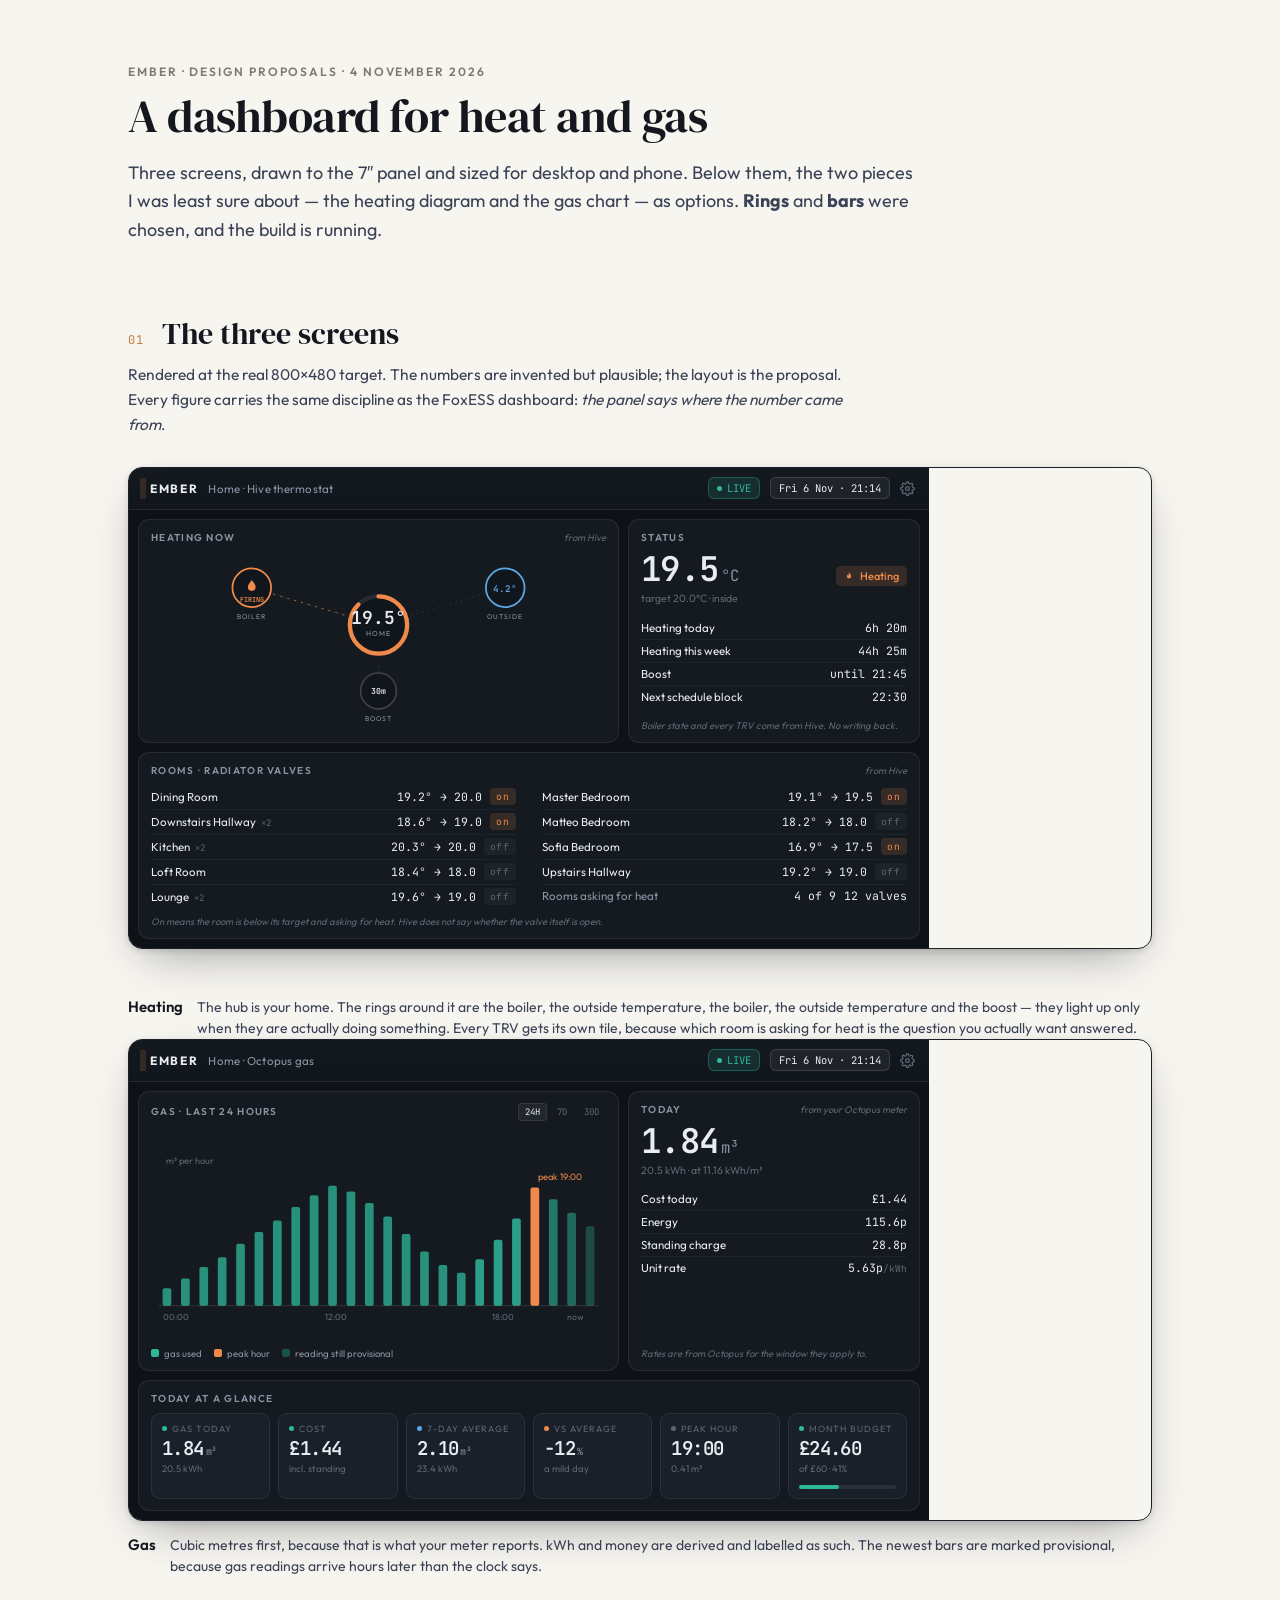
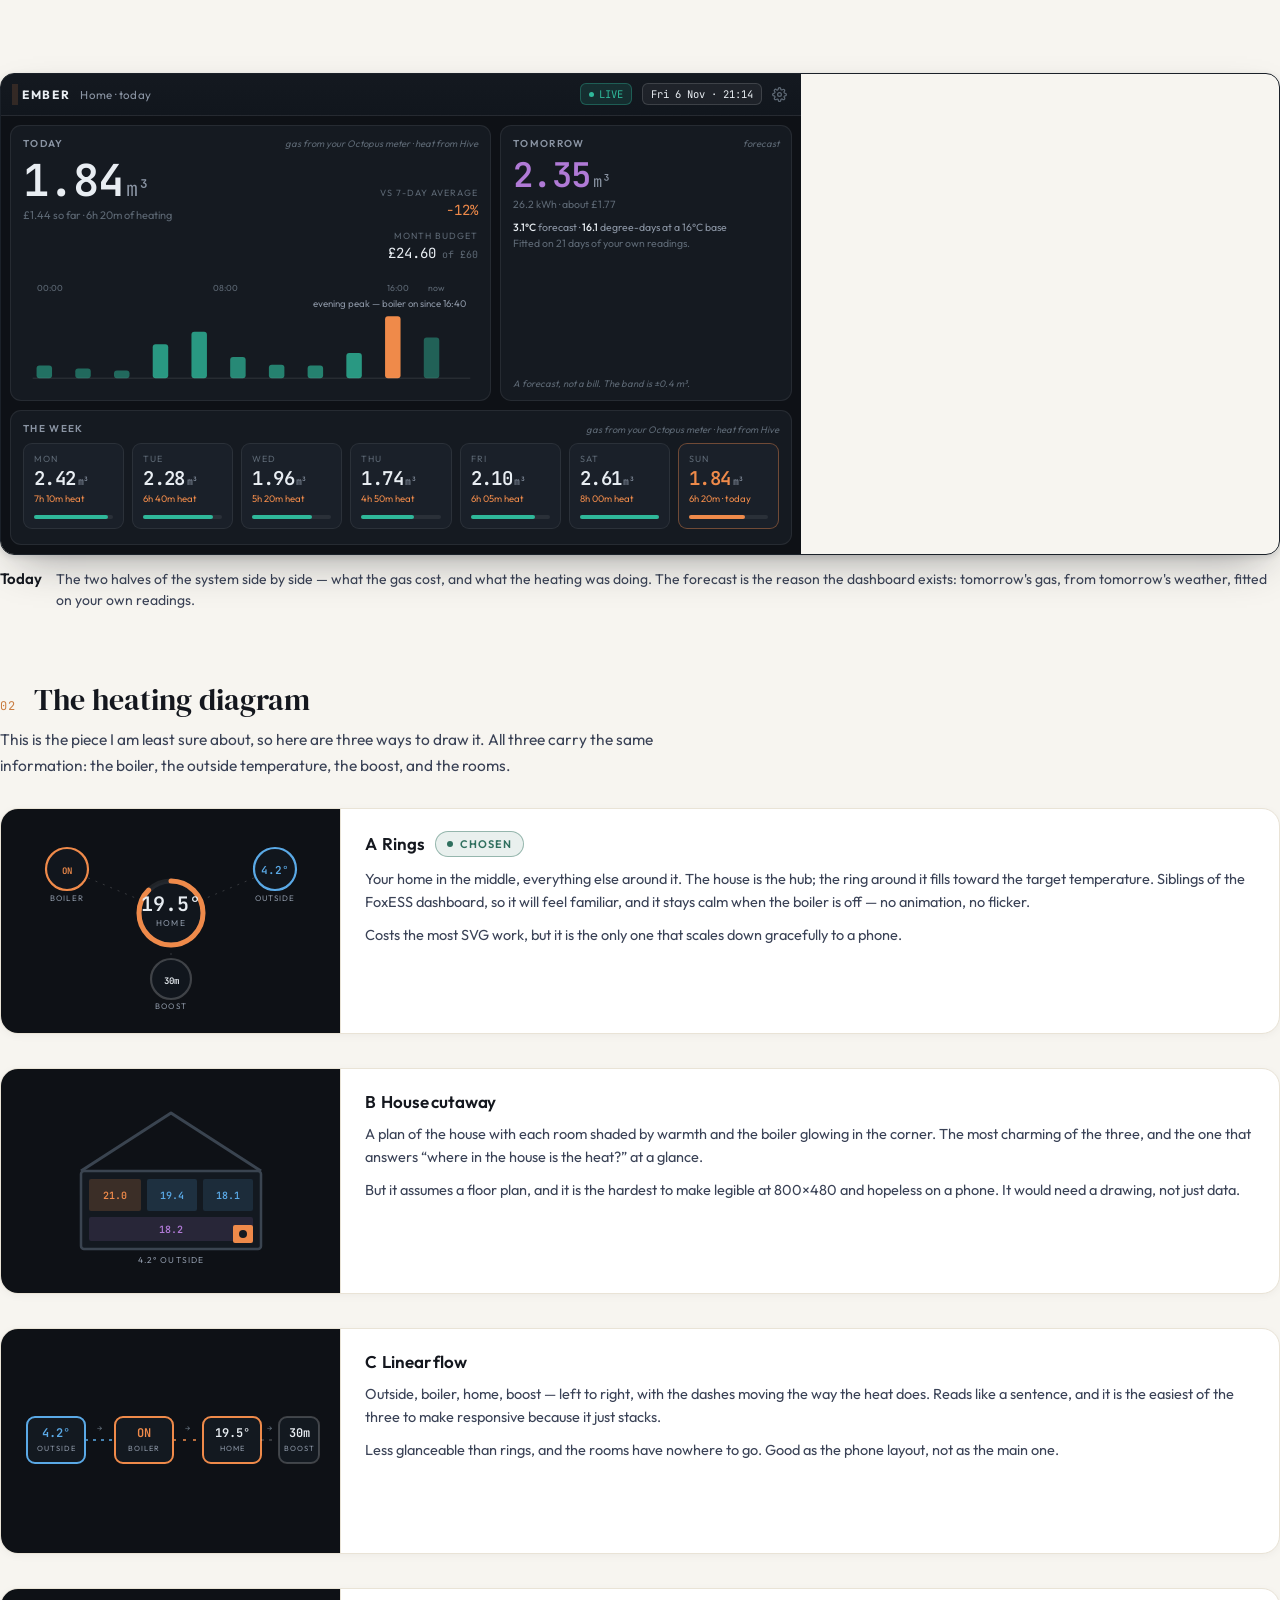
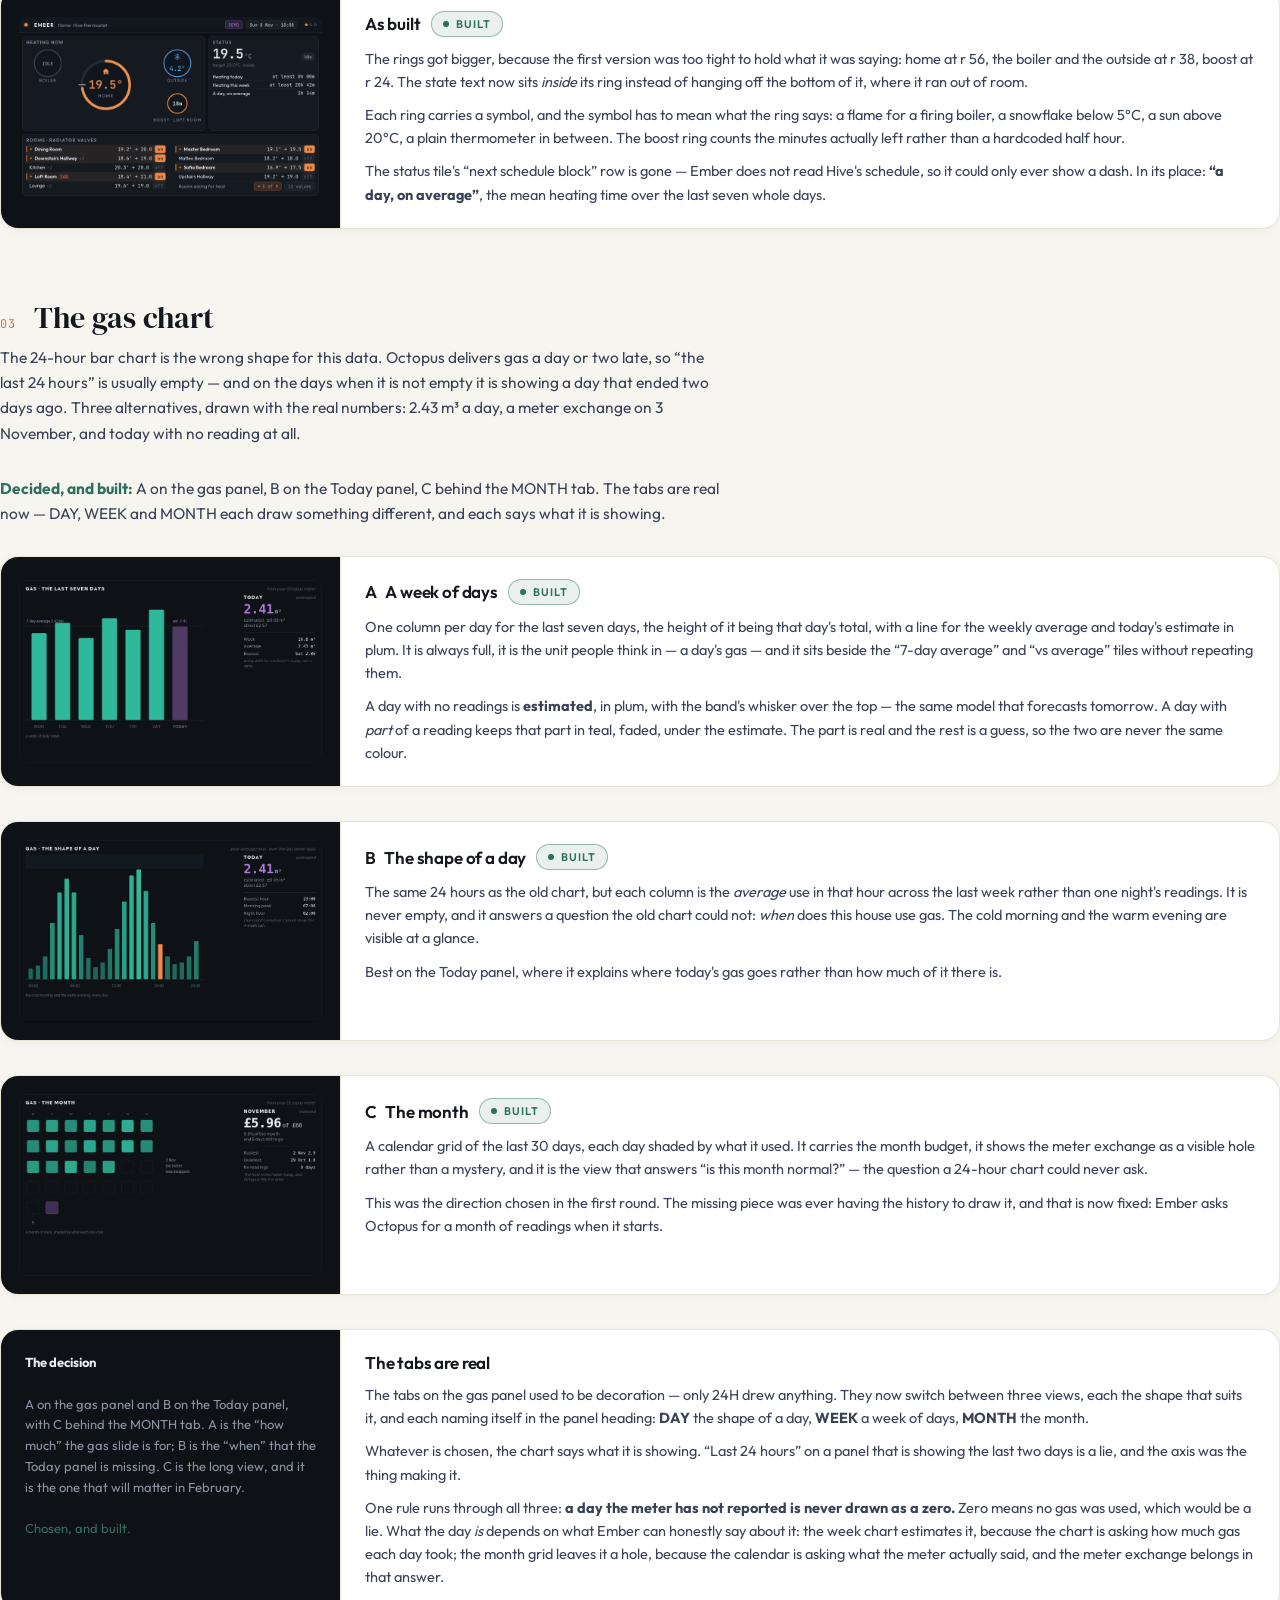
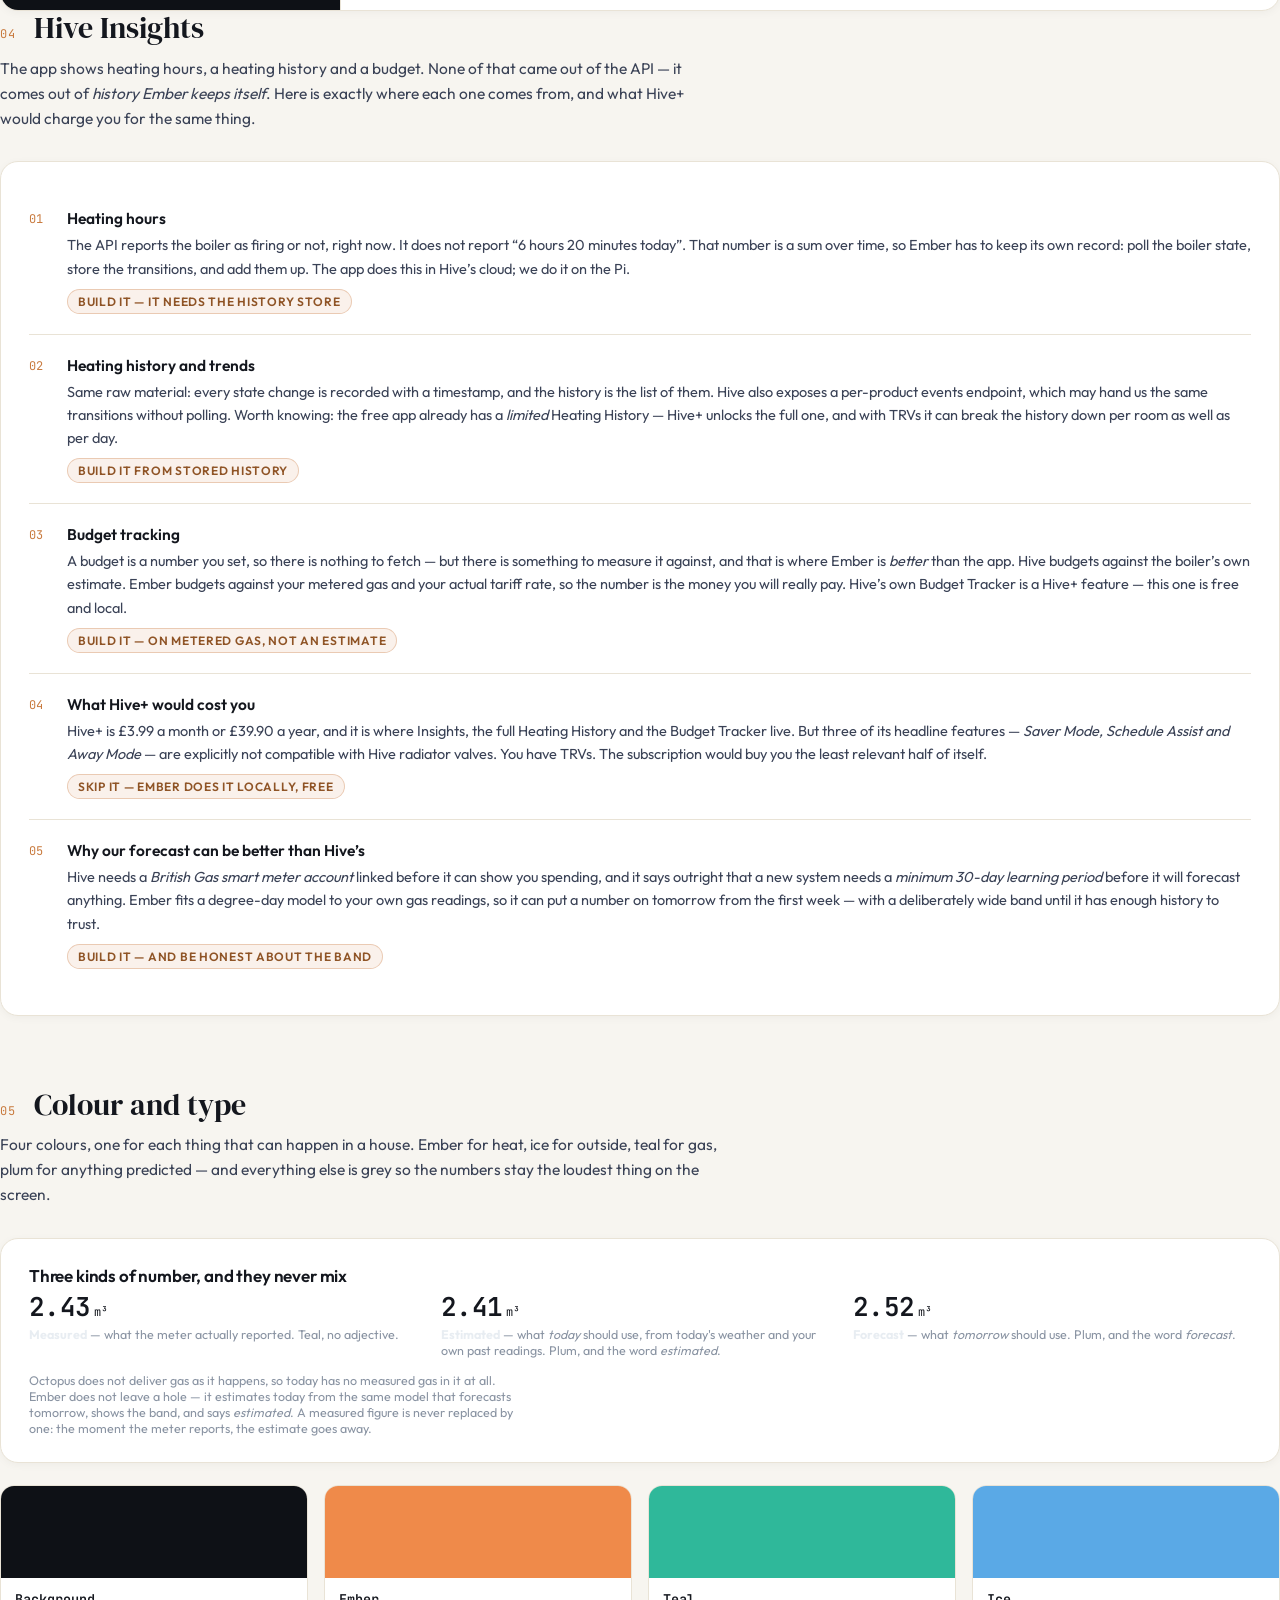
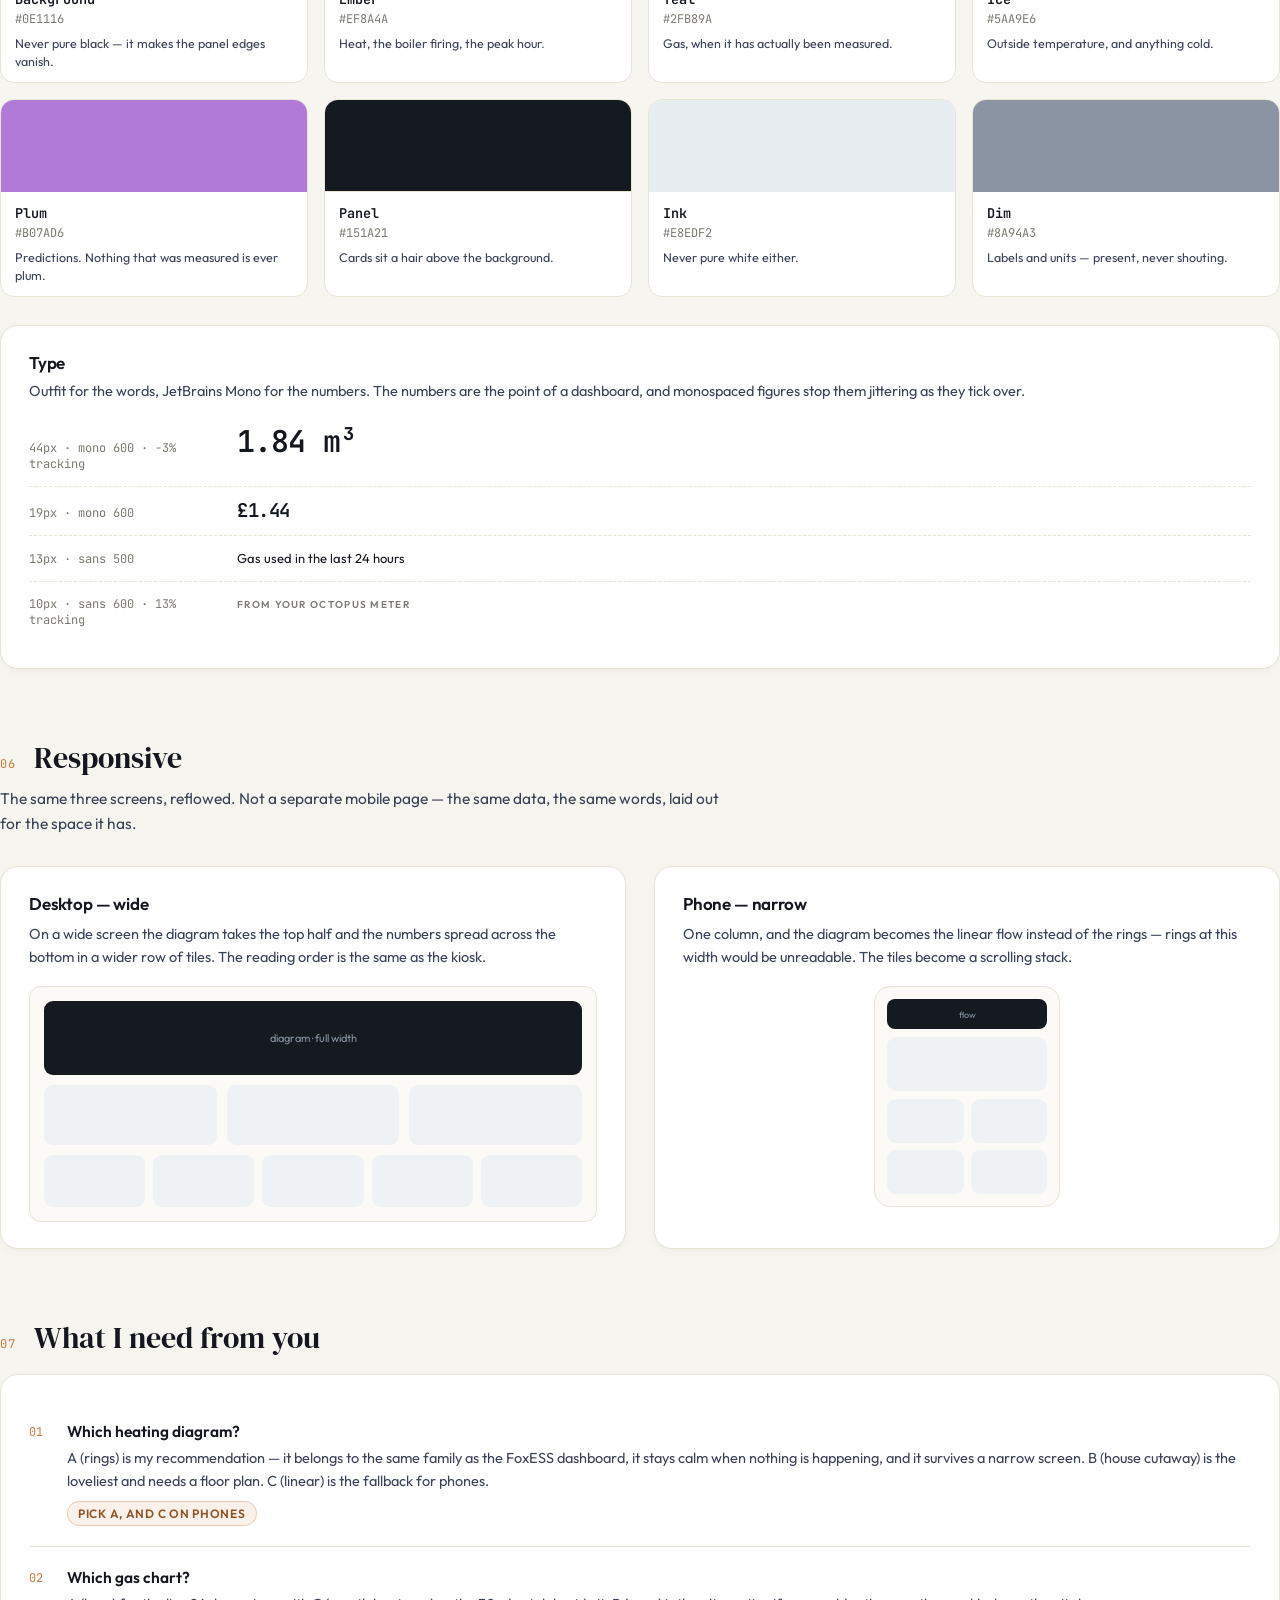
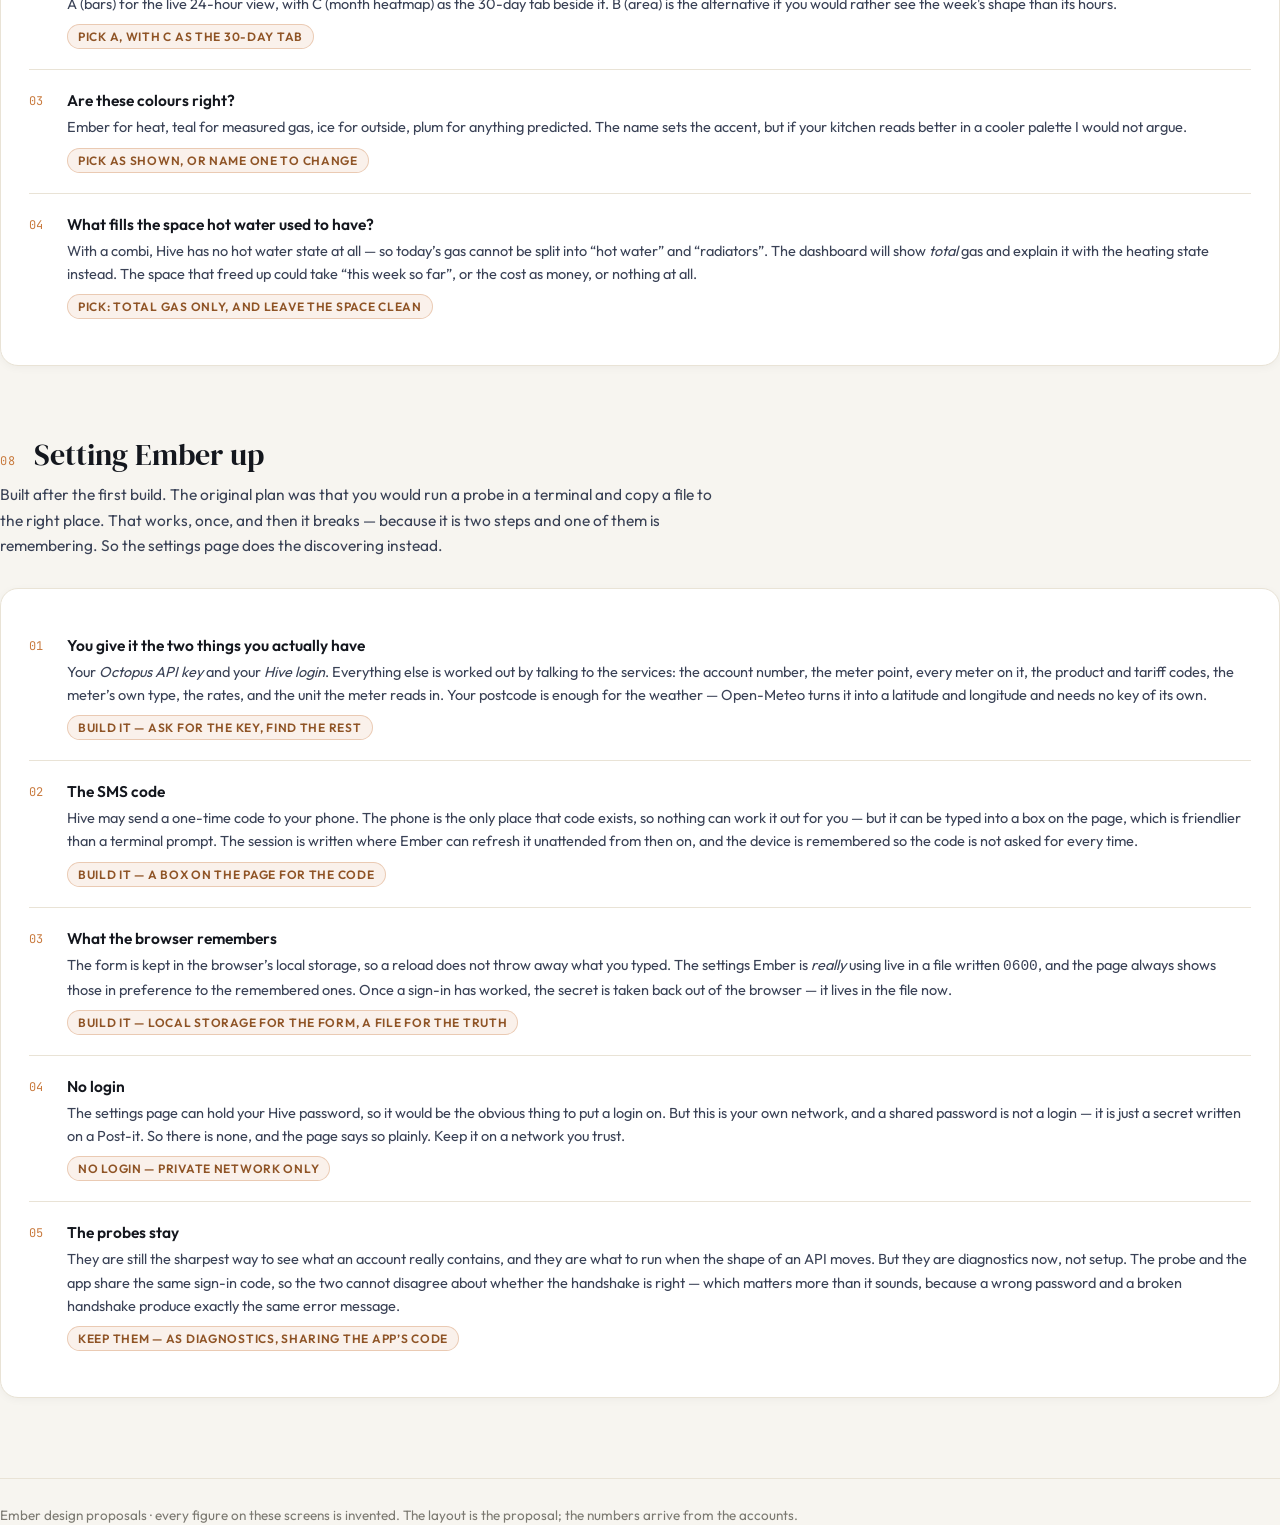
<file: design/index.html>
<!DOCTYPE html>
<html lang="en">
<head>
<meta charset="utf-8">
<meta name="viewport" content="width=device-width, initial-scale=1">
<title>Ember — design proposals</title>
<link rel="preconnect" href="https://fonts.googleapis.com">
<link rel="preconnect" href="https://fonts.gstatic.com" crossorigin>
<link href="https://fonts.googleapis.com/css2?family=DM+Serif+Display&family=Outfit:wght@400;500;600;700&family=JetBrains+Mono:wght@400;500;600&display=swap" rel="stylesheet">
<style>
:root{
  --cream:#f7f5f0; --card:#ffffff; --line:#e9e3d6;
  --ink:#14171e; --ink-2:#3a4256; --ink-3:#7c7a72;
  --accent:#c97b3f; --accent-2:#2f6f5e; --accent-3:#b06367;
  --sans:'Outfit',sans-serif; --mono:'JetBrains Mono',monospace; --serif:'DM Serif Display',serif;
  --radius:18px;
}
*{box-sizing:border-box}
body{margin:0;background:var(--cream);color:var(--ink);font-family:var(--sans);-webkit-font-smoothing:antialiased}
.page{max-width:1080px;margin:0 auto;padding:64px 28px 96px}
.eyebrow{font-size:12px;letter-spacing:.16em;text-transform:uppercase;color:var(--ink-3);font-weight:600}
h1{font-family:var(--serif);font-weight:400;font-size:46px;line-height:1.08;margin:12px 0 0;letter-spacing:-.01em}
h2{font-family:var(--serif);font-weight:400;font-size:30px;line-height:1.15;margin:0}
h3{font-size:17px;font-weight:600;margin:0;letter-spacing:-.01em}
.lede{font-size:18px;line-height:1.6;color:var(--ink-2);max-width:66ch;margin:18px 0 0}
hr.rule{border:0;border-top:1px solid var(--line);margin:0}
section{margin-top:72px}
.sec-head{display:flex;align-items:baseline;gap:18px;flex-wrap:wrap;margin-bottom:8px}
.sec-head .n{font-family:var(--mono);font-size:12px;color:var(--accent);letter-spacing:.1em}
.sec-note{color:var(--ink-2);font-size:15.5px;line-height:1.62;max-width:72ch;margin:10px 0 30px}
.card{background:var(--card);border:1px solid var(--line);border-radius:var(--radius);box-shadow:0 2px 8px rgba(0,0,0,.04)}
.pad{padding:26px 28px}
.tag{display:inline-flex;align-items:center;gap:7px;font-size:11px;font-weight:600;letter-spacing:.09em;text-transform:uppercase;
  padding:5px 11px;border-radius:999px;border:1px solid var(--line);color:var(--ink-2);background:#fbfaf7}
.tag.rec{border-color:rgba(201,123,63,.4);background:rgba(201,123,63,.09);color:#8f5426}
.tag .dot{width:6px;height:6px;border-radius:50%;background:var(--accent)}
.tag.chosen{border-color:rgba(47,111,94,.45);background:rgba(47,111,94,.1);color:#2f6f5e}
.tag.chosen .dot{background:var(--accent-2)}
.tag.recommended{border-color:rgba(239,138,74,.5);background:rgba(239,138,74,.12);color:#c9703a}
.tag.recommended .dot{background:var(--ember,#ef8a4a)}
.opt.chosen{border-color:rgba(47,111,94,.5);box-shadow:0 0 0 3px rgba(47,111,94,.08)}
.shot{position:relative;border-radius:14px;overflow:hidden;border:1px solid #1b2129;
  box-shadow:0 18px 44px -18px rgba(20,23,30,.45),0 2px 6px rgba(20,23,30,.12)}
.shot img{display:block;width:100%;height:auto}
.cap{display:flex;gap:14px;align-items:baseline;margin-top:14px;flex-wrap:wrap}
.cap .t{font-weight:600;font-size:15px}
.cap .d{color:var(--ink-2);font-size:14px;line-height:1.5;flex:1 1 320px}
.stack{display:flex;flex-direction:column;gap:34px}
.opt{border:1px solid var(--line);border-radius:var(--radius);background:var(--card);overflow:hidden;
  box-shadow:0 2px 8px rgba(0,0,0,.04);display:grid;grid-template-columns:340px 1fr}
.opt .thumb{background:#0e1116;padding:18px;display:flex;align-items:center;justify-content:center;border-right:1px solid var(--line)}
.opt .body{padding:22px 24px}
.opt .body p{color:var(--ink-2);font-size:14.5px;line-height:1.6;margin:10px 0 0}
.opt h3{display:flex;align-items:center;gap:10px}
.sw{display:grid;grid-template-columns:repeat(4,1fr);gap:16px}
.swatch{border:1px solid var(--line);border-radius:14px;overflow:hidden;background:var(--card)}
.swatch .chip{height:92px}
.swatch .meta{padding:12px 14px}
.swatch .nm{font-weight:600;font-size:13.5px;font-family:var(--mono)}
.swatch .hx{font-family:var(--mono);font-size:12px;color:var(--ink-3);margin-top:3px}
.swatch .us{font-size:12.5px;color:var(--ink-2);margin-top:7px;line-height:1.45}
.type-row{display:flex;align-items:baseline;gap:18px;padding:14px 0;border-bottom:1px dashed var(--line)}
.type-row:last-child{border-bottom:0}
.type-row .spec{font-family:var(--mono);font-size:12px;color:var(--ink-3);width:190px;flex:none}
.grid2{display:grid;grid-template-columns:1fr 1fr;gap:28px}
.bench{display:grid;grid-template-columns:150px 1fr 74px;gap:14px;align-items:center;padding:7px 0}
.bench .label{font-size:13.5px;color:var(--ink-2)}
.bench .bar-bg{height:18px;background:#efeadf;border-radius:6px;overflow:hidden}
.bench .bar-fill{height:100%;border-radius:6px}
.bench .val{font-family:var(--mono);font-size:12.5px;text-align:right}
.decision{display:flex;gap:16px;padding:20px 0;border-bottom:1px solid var(--line);align-items:flex-start}
.decision:last-child{border-bottom:0}
.decision .num{font-family:var(--mono);font-size:12px;color:var(--accent);padding-top:3px;flex:none;width:22px}
.decision .q{font-weight:600;font-size:15.5px}
.decision .a{color:var(--ink-2);font-size:14.5px;line-height:1.6;margin-top:5px}
.decision .pick{display:inline-flex;align-items:center;gap:6px;margin-top:9px;font-size:12px;font-weight:600;
  letter-spacing:.06em;text-transform:uppercase;color:#8f5426;background:rgba(201,123,63,.1);
  border:1px solid rgba(201,123,63,.32);border-radius:999px;padding:4px 10px}
footer{margin-top:80px;padding-top:26px;border-top:1px solid var(--line);color:var(--ink-3);font-size:13.5px;line-height:1.6}
@media (max-width:900px){
  .page{padding:40px 18px 64px}
  h1{font-size:34px}
  .opt{grid-template-columns:1fr}
  .opt .thumb{border-right:0;border-bottom:1px solid var(--line)}
  .grid2{grid-template-columns:1fr}
  .sw{grid-template-columns:repeat(2,1fr)}
  .type-row{flex-direction:column;gap:4px}
  .type-row .spec{width:auto}
}

/* =======================================================================
   THE DASHBOARD ITSELF — dark kiosk UI
   ======================================================================= */
.e{
  --bg:#0e1116; --panel:#151a21; --panel-2:#1a2029; --line:rgba(255,255,255,.075);
  --ink:#e8edf2; --dim:#8a94a3; --dimmer:#5d6874;
  --ember:#ef8a4a; --ember-soft:rgba(239,138,74,.15);
  --teal:#2fb89a; --teal-soft:rgba(47,184,154,.14);
  --ice:#5aa9e6; --ice-soft:rgba(90,169,230,.14);
  --plum:#b07ad6; --plum-soft:rgba(176,122,214,.14);
  background:var(--bg);color:var(--ink);font-family:var(--sans);
  width:800px;height:480px;display:flex;flex-direction:column;overflow:hidden;
  font-size:13px;
}
.e *{box-sizing:border-box}
.e-head{display:flex;align-items:center;gap:10px;padding:0 14px;height:42px;flex:none;
  border-bottom:1px solid var(--line);background:linear-gradient(180deg,#141920,#11161d)}
.e-head .brand{font-weight:700;letter-spacing:.14em;font-size:12px;color:var(--ink)}
.e-head .mark{width:9px;height:9px;border-radius:50%;background:var(--ember);
  box-shadow:0 0 0 3px var(--ember-soft);margin-right:7px}
.e-head .sub{font-size:11.5px;color:var(--dim);letter-spacing:.02em}
.e-head .spacer{flex:1}
.pill{font-family:var(--mono);font-size:10.5px;padding:3px 8px;border-radius:6px;
  border:1px solid var(--line);color:var(--dim);background:rgba(255,255,255,.02)}
.pill.live{color:var(--teal);border-color:rgba(47,184,154,.35);background:var(--teal-soft);
  display:inline-flex;align-items:center;gap:5px}
.pill.live i{width:5px;height:5px;border-radius:50%;background:var(--teal);display:block}
.pill.clock{color:var(--ink);border-color:rgba(255,255,255,.14);background:rgba(255,255,255,.05)}
.e-head svg{color:var(--dimmer)}
.e-body{flex:1;display:grid;grid-template-columns:1fr 292px;gap:9px;padding:9px;min-height:0}
.e-body.s2,.e-body.s3{grid-template-rows:1fr auto}
.panel{background:var(--panel);border:1px solid var(--line);border-radius:11px;padding:11px 12px;
  display:flex;flex-direction:column;min-height:0;overflow:hidden}
.p-h{display:flex;align-items:center;gap:8px;margin-bottom:8px;flex:none}
.p-h h4{font-size:10px;font-weight:600;letter-spacing:.13em;text-transform:uppercase;color:var(--dim);margin:0}
.p-h .src{font-size:9.5px;color:var(--dimmer);margin-left:auto;font-style:italic}
.p-h .tabs{margin-left:auto;display:flex;gap:3px}
.p-h .tabs span{font-family:var(--mono);font-size:9px;padding:2px 6px;border-radius:4px;color:var(--dimmer);
  border:1px solid transparent}
.p-h .tabs span.on{color:var(--ink);background:rgba(255,255,255,.06);border-color:var(--line)}
.kpi{font-family:var(--mono);font-weight:600;letter-spacing:-.02em;line-height:1}
.kpi .u{font-size:.46em;color:var(--dim);font-weight:400;margin-left:3px;letter-spacing:0}
.rows{display:flex;flex-direction:column;gap:0;min-height:0;overflow:hidden}
.row{display:flex;align-items:center;gap:8px;padding:5.5px 0;border-bottom:1px solid rgba(255,255,255,.045)}
.row:last-child{border-bottom:0}
.row .nm{flex:1;font-size:12px;color:var(--ink);white-space:nowrap;overflow:hidden;text-overflow:ellipsis}
.rows .row{padding:3.5px 0}
.rows .row .nm{font-size:11.5px}
.rows .row .t{font-size:11.5px}
.row .nm small{display:block;color:var(--dimmer);font-size:9.5px;margin-top:1px}
.row .t{font-family:var(--mono);font-size:12px;color:var(--ink)}
.row .t small{color:var(--dimmer);font-size:9.5px}
.dot{width:7px;height:7px;border-radius:50%;flex:none}
.valve{font-family:var(--mono);font-size:9.5px;letter-spacing:.08em;padding:2px 6px;border-radius:4px;flex:none}
.valve.open{color:var(--ember);background:var(--ember-soft)}
.valve.shut{color:var(--dimmer);background:rgba(255,255,255,.04)}
.row .nm .cnt{font-family:'JetBrains Mono',monospace;font-size:9px;color:var(--dimmer);margin-left:5px}
.tiles{display:grid;gap:8px}
.tile{background:var(--panel-2);border:1px solid var(--line);border-radius:9px;padding:9px 10px;min-width:0}
.tile .k{font-size:9px;letter-spacing:.11em;text-transform:uppercase;color:var(--dimmer);
  display:flex;align-items:center;gap:5px;margin-bottom:5px}
.tile .k i{width:5px;height:5px;border-radius:50%;display:block}
.tile .v{font-family:var(--mono);font-size:19px;font-weight:600;letter-spacing:-.03em;line-height:1;
  white-space:nowrap;overflow:hidden;text-overflow:ellipsis}
.tile .v small{font-size:10px;color:var(--dim);font-weight:400;margin-left:2px}
.tile .s{font-size:9.5px;color:var(--dimmer);margin-top:4px;white-space:nowrap;overflow:hidden;text-overflow:ellipsis}
.tile.room{padding:7px 9px}
.tile.room .k{font-size:8.5px;letter-spacing:.05em;white-space:nowrap;overflow:hidden;text-overflow:ellipsis;gap:4px}
.tile.room .v{font-size:16px;margin-top:3px}
.tile.room .s{font-size:9px;margin-top:3px}
.tile.room .k i{width:4px;height:4px}
.big{display:flex;align-items:baseline;gap:10px}
.big .kpi{font-size:34px}
.big .side{margin-left:auto;text-align:right}
.big .side .k{font-size:9px;letter-spacing:.11em;text-transform:uppercase;color:var(--dimmer)}
.big .side .v{font-family:var(--mono);font-size:14px;margin-top:3px}
.ember{color:var(--ember)} .teal{color:var(--teal)} .ice{color:var(--ice)} .plum{color:var(--plum)}
.dim{color:var(--dim)} .dimmer{color:var(--dimmer)}
.state{display:inline-flex;align-items:center;gap:6px;font-size:11px;padding:3px 8px;border-radius:5px;
  background:var(--ember-soft);color:var(--ember);font-weight:500}
.state.off{background:rgba(255,255,255,.05);color:var(--dim)}
@keyframes flow{to{stroke-dashoffset:-24}}
.flowline{stroke-dasharray:3 7;animation:flow 1.1s linear infinite}
@keyframes breathe{0%,100%{opacity:1}50%{opacity:.45}}
.breathe{animation:breathe 2.4s ease-in-out infinite}
.dashline{stroke-dasharray:2 6;stroke:rgba(255,255,255,.17)}
.svgwrap{flex:1;min-height:0;display:flex;align-items:center;justify-content:center}
.legend{display:flex;gap:12px;font-size:9.5px;color:var(--dim);margin-top:6px;flex:none;flex-wrap:wrap}
.legend span{display:inline-flex;align-items:center;gap:5px}
.legend i{width:8px;height:8px;border-radius:2px;display:block}
.s3grid{display:grid;grid-template-columns:1fr 292px;gap:9px;padding:9px;min-height:0;flex:1}
.fnote{font-size:10.5px;color:var(--dim);line-height:1.5;margin-top:9px}
.fnote b{color:var(--ink);font-weight:500}
.foot{font-size:9.5px;color:var(--dimmer);font-style:italic;margin-top:auto;padding-top:6px}

/* scaled preview */
.preview{display:block}
.scale{width:340px;height:210px;overflow:hidden;position:relative}
.scale > .e{transform:scale(.425);transform-origin:top left}
</style>
</head>
<body>
<div class="page">

  <header>
    <div class="eyebrow">Ember · design proposals · 4 November 2026</div>
    <h1>A dashboard for heat and gas</h1>
    <p class="lede">Three screens, drawn to the 7&#8243; panel and sized for desktop and phone.
      Below them, the two pieces I was least sure about — the heating diagram and the gas chart —
      as options. <strong>Rings</strong> and <strong>bars</strong> were chosen, and the build is
      running.</p>
  </header>

  <section>
    <div class="sec-head"><span class="n">01</span><h2>The three screens</h2></div>
    <p class="sec-note">Rendered at the real 800&times;480 target. The numbers are invented but
      plausible; the layout is the proposal. Every figure carries the same discipline as the
      FoxESS dashboard: <em>the panel says where the number came from</em>.</p>
    <div class="stack">

      <div>
        <div class="shot">
          <div class="e" id="slide1">
            <div class="e-head">
              <span class="brand"><span class="mark"></span>EMBER</span>
              <span class="sub">Home &middot; Hive thermostat</span>
              <span class="spacer"></span>
              <span class="pill live"><i></i>LIVE</span>
              <span class="pill clock">Fri 6 Nov &middot; 21:14</span>
              <svg width="15" height="15" viewBox="0 0 24 24" fill="none" stroke="currentColor" stroke-width="2" stroke-linecap="round"><circle cx="12" cy="12" r="3"/><path d="M19.4 15a1.65 1.65 0 0 0 .33 1.82l.06.06a2 2 0 1 1-2.83 2.83l-.06-.06a1.65 1.65 0 0 0-1.82-.33 1.65 1.65 0 0 0-1 1.51V21a2 2 0 1 1-4 0v-.09A1.65 1.65 0 0 0 9 19.4a1.65 1.65 0 0 0-1.82.33l-.06.06a2 2 0 1 1-2.83-2.83l.06-.06a1.65 1.65 0 0 0 .33-1.82 1.65 1.65 0 0 0-1.51-1H3a2 2 0 1 1 0-4h.09A1.65 1.65 0 0 0 4.6 9a1.65 1.65 0 0 0-.33-1.82l-.06-.06a2 2 0 1 1 2.83-2.83l.06.06A1.65 1.65 0 0 0 9 4.6a1.65 1.65 0 0 0 1-1.51V3a2 2 0 1 1 4 0v.09a1.65 1.65 0 0 0 1 1.51 1.65 1.65 0 0 0 1.82-.33l.06-.06a2 2 0 1 1 2.83 2.83l-.06.06a1.65 1.65 0 0 0-.33 1.82V9a1.65 1.65 0 0 0 1.51 1H21a2 2 0 1 1 0 4h-.09a1.65 1.65 0 0 0-1.51 1z"/></svg>
            </div>
            <div class="e-body">
              <div class="panel">
                <div class="p-h"><h4>Heating now</h4><span class="src">from Hive</span></div>
                <div class="svgwrap">
                  <svg viewBox="0 0 470 250" width="100%" height="100%" style="max-height:100%">
                    <line class="dashline" x1="235" y1="102" x2="58" y2="50"/>
                    <line class="dashline" x1="235" y1="102" x2="412" y2="50"/>
                    <line class="dashline" x1="235" y1="102" x2="235" y2="194"/>
                    <line x1="235" y1="102" x2="58" y2="50" stroke="var(--ember)" stroke-width="1.6" stroke-opacity=".55" class="flowline"/>

                    <!-- hub: home, ring filling toward the target -->
                    <circle cx="235" cy="102" r="40" fill="#11161d" stroke="rgba(255,255,255,.08)" stroke-width="6"/>
                    <circle cx="235" cy="102" r="40" fill="none" stroke="var(--ember)" stroke-width="6"
                            stroke-linecap="round" transform="rotate(-90 235 102)"
                            stroke-dasharray="220 251"/>
                    <text x="235" y="100" text-anchor="middle" fill="var(--ink)"
                          font-family="JetBrains Mono,monospace" font-size="25" font-weight="600">19.5°</text>
                    <text x="235" y="117" text-anchor="middle" fill="var(--dim)"
                          font-family="Outfit,sans-serif" font-size="10" letter-spacing="1.6">HOME</text>

                    <!-- boiler -->
                    <circle cx="58" cy="50" r="27" fill="#11161d" stroke="var(--ember)" stroke-width="2.4"/>
                    <path d="M58 39c3.6 4.5 5.4 7.2 5.4 9.9a5.4 5.4 0 0 1-10.8 0c0-2.7 1.8-5.4 5.4-9.9z" fill="var(--ember)"/>
                    <text x="58" y="70" text-anchor="middle" fill="var(--ember)"
                          font-family="JetBrains Mono,monospace" font-size="9.5" font-weight="600">FIRING</text>
                    <text x="58" y="94" text-anchor="middle" fill="var(--dim)"
                          font-family="Outfit,sans-serif" font-size="9.5" letter-spacing="1.4">BOILER</text>

                    <!-- outside -->
                    <circle cx="412" cy="50" r="27" fill="#11161d" stroke="var(--ice)" stroke-width="2.4"/>
                    <text x="412" y="56" text-anchor="middle" fill="var(--ice)"
                          font-family="JetBrains Mono,monospace" font-size="13" font-weight="600">4.2°</text>
                    <text x="412" y="94" text-anchor="middle" fill="var(--dim)"
                          font-family="Outfit,sans-serif" font-size="9.5" letter-spacing="1.4">OUTSIDE</text>

                    <!-- boost -->
                    <circle cx="235" cy="194" r="25" fill="#11161d" stroke="rgba(255,255,255,.18)" stroke-width="2.4"/>
                    <text x="235" y="199" text-anchor="middle" fill="var(--ink)"
                          font-family="JetBrains Mono,monospace" font-size="11.5" font-weight="600">30m</text>
                    <text x="235" y="236" text-anchor="middle" fill="var(--dim)"
                          font-family="Outfit,sans-serif" font-size="9.5" letter-spacing="1.4">BOOST</text>
                  </svg>
                </div>
              </div>
              <div class="panel">
                <div class="p-h"><h4>Status</h4></div>
                <div class="big">
                  <div>
                    <div class="kpi">19.5<span class="u">°C</span></div>
                    <div class="dimmer" style="font-size:10.5px;margin-top:5px">target 20.0°C &middot; inside</div>
                  </div>
                  <div class="side" style="text-align:right"><span class="state"><svg width="10" height="10" viewBox="0 0 24 24" fill="currentColor"><path d="M12 2c1 4 5 6 5 11a5 5 0 0 1-10 0c0-2 1-3 2-5 0 2 1 3 2 3 1-2 0-5 1-9z"/></svg>Heating</span></div>
                </div>
                <div class="rows" style="margin-top:12px">
                  <div class="row"><span class="nm">Heating today</span><span class="t">6h 20m</span></div>
                  <div class="row"><span class="nm">Heating this week</span><span class="t">44h 25m</span></div>
                  <div class="row"><span class="nm">Boost</span><span class="t">until 21:45</span></div>
                  <div class="row"><span class="nm">Next schedule block</span><span class="t">22:30</span></div>
                </div>
                <div class="foot">Boiler state and every TRV come from Hive. No writing back.</div>
              </div>
              <div class="panel" style="grid-column:1/-1">
                <div class="p-h"><h4>Rooms &middot; radiator valves</h4><span class="src">from Hive</span></div>
                <div style="display:grid;grid-template-columns:1fr 1fr;gap:0 26px">
                  <div class="rows"><div class="row"><span class="nm">Dining Room</span><span class="t">19.2&deg;</span><span class="t dimmer">&rarr; 20.0</span><span class="valve open">on</span></div><div class="row"><span class="nm">Downstairs Hallway<span class="cnt">&times;2</span></span><span class="t">18.6&deg;</span><span class="t dimmer">&rarr; 19.0</span><span class="valve open">on</span></div><div class="row"><span class="nm">Kitchen<span class="cnt">&times;2</span></span><span class="t">20.3&deg;</span><span class="t dimmer">&rarr; 20.0</span><span class="valve shut">off</span></div><div class="row"><span class="nm">Loft Room</span><span class="t">18.4&deg;</span><span class="t dimmer">&rarr; 18.0</span><span class="valve shut">off</span></div><div class="row"><span class="nm">Lounge<span class="cnt">&times;2</span></span><span class="t">19.6&deg;</span><span class="t dimmer">&rarr; 19.0</span><span class="valve shut">off</span></div></div>
                  <div class="rows"><div class="row"><span class="nm">Master Bedroom</span><span class="t">19.1&deg;</span><span class="t dimmer">&rarr; 19.5</span><span class="valve open">on</span></div><div class="row"><span class="nm">Matteo Bedroom</span><span class="t">18.2&deg;</span><span class="t dimmer">&rarr; 18.0</span><span class="valve shut">off</span></div><div class="row"><span class="nm">Sofia Bedroom</span><span class="t">16.9&deg;</span><span class="t dimmer">&rarr; 17.5</span><span class="valve open">on</span></div><div class="row"><span class="nm">Upstairs Hallway</span><span class="t">19.2&deg;</span><span class="t dimmer">&rarr; 19.0</span><span class="valve shut">off</span></div><div class="row"><span class="nm" style="color:var(--dim)">Rooms asking for heat</span><span class="t ember">4 of 9</span><span class="t dimmer">12 valves</span></div></div>
                </div>
                <div class="foot">On means the room is below its target and asking for heat. Hive does not say whether the valve itself is open.</div>
              </div>
            </div>
            </div>
          </div>
        </div>
        <div class="cap">
          <span class="t">Heating</span>
          <span class="d">The hub is your home. The rings around it are the boiler, the outside temperature,
            the boiler, the outside temperature and the boost — they light up only when they are
            actually doing something.
            Every TRV gets its own tile, because which room is asking for heat is the question
            you actually want answered.</span>
        </div>
      </div>

      <div>
        <div class="shot">
          <div class="e" id="slide2">
            <div class="e-head">
              <span class="brand"><span class="mark"></span>EMBER</span>
              <span class="sub">Home &middot; Octopus gas</span>
              <span class="spacer"></span>
              <span class="pill live"><i></i>LIVE</span>
              <span class="pill clock">Fri 6 Nov &middot; 21:14</span>
              <svg width="15" height="15" viewBox="0 0 24 24" fill="none" stroke="currentColor" stroke-width="2" stroke-linecap="round"><circle cx="12" cy="12" r="3"/><path d="M19.4 15a1.65 1.65 0 0 0 .33 1.82l.06.06a2 2 0 1 1-2.83 2.83l-.06-.06a1.65 1.65 0 0 0-1.82-.33 1.65 1.65 0 0 0-1 1.51V21a2 2 0 1 1-4 0v-.09A1.65 1.65 0 0 0 9 19.4a1.65 1.65 0 0 0-1.82.33l-.06.06a2 2 0 1 1-2.83-2.83l.06-.06a1.65 1.65 0 0 0 .33-1.82 1.65 1.65 0 0 0-1.51-1H3a2 2 0 1 1 0-4h.09A1.65 1.65 0 0 0 4.6 9a1.65 1.65 0 0 0-.33-1.82l-.06-.06a2 2 0 1 1 2.83-2.83l.06.06A1.65 1.65 0 0 0 9 4.6a1.65 1.65 0 0 0 1-1.51V3a2 2 0 1 1 4 0v.09a1.65 1.65 0 0 0 1 1.51 1.65 1.65 0 0 0 1.82-.33l.06-.06a2 2 0 1 1 2.83 2.83l-.06.06a1.65 1.65 0 0 0-.33 1.82V9a1.65 1.65 0 0 0 1.51 1H21a2 2 0 1 1 0 4h-.09a1.65 1.65 0 0 0-1.51 1z"/></svg>
            </div>
            <div class="e-body s2">
              <div class="panel">
                <div class="p-h"><h4>Gas &middot; last 24 hours</h4>
                  <span class="tabs"><span class="on">24H</span><span>7D</span><span>30D</span></span></div>
                <div class="svgwrap">
                  <svg viewBox="0 0 470 190" width="100%" height="100%" style="max-height:100%">
                    <g fill="var(--teal)">
                      <rect x="12"  y="150" width="9" height="18" rx="2" opacity=".75"/>
                      <rect x="31"  y="140" width="9" height="28" rx="2" opacity=".75"/>
                      <rect x="50"  y="128" width="9" height="40" rx="2" opacity=".75"/>
                      <rect x="69"  y="118" width="9" height="50" rx="2" opacity=".75"/>
                      <rect x="88"  y="104" width="9" height="64" rx="2" opacity=".75"/>
                      <rect x="107" y="92"  width="9" height="76" rx="2" opacity=".75"/>
                      <rect x="126" y="80"  width="9" height="88" rx="2" opacity=".75"/>
                      <rect x="145" y="66"  width="9" height="102" rx="2" opacity=".75"/>
                      <rect x="164" y="54"  width="9" height="114" rx="2" opacity=".75"/>
                      <rect x="183" y="44"  width="9" height="124" rx="2" opacity=".75"/>
                      <rect x="202" y="50"  width="9" height="118" rx="2" opacity=".75"/>
                      <rect x="221" y="62"  width="9" height="106" rx="2" opacity=".75"/>
                      <rect x="240" y="76"  width="9" height="92" rx="2" opacity=".75"/>
                      <rect x="259" y="94"  width="9" height="74" rx="2" opacity=".75"/>
                      <rect x="278" y="112" width="9" height="56" rx="2" opacity=".75"/>
                      <rect x="297" y="126" width="9" height="42" rx="2" opacity=".75"/>
                      <rect x="316" y="134" width="9" height="34" rx="2" opacity=".75"/>
                      <rect x="335" y="120" width="9" height="48" rx="2" opacity=".85"/>
                      <rect x="354" y="100" width="9" height="68" rx="2" opacity=".85"/>
                      <rect x="373" y="78"  width="9" height="90" rx="2" opacity=".85"/>
                      <rect x="392" y="46"  width="9" height="122" rx="2" fill="var(--ember)"/>
                      <rect x="411" y="58"  width="9" height="110" rx="2" opacity=".6"/>
                      <rect x="430" y="72"  width="9" height="96" rx="2" opacity=".5"/>
                      <rect x="449" y="86"  width="9" height="82" rx="2" opacity=".3"/>
                    </g>
                    <line x1="8" y1="168" x2="462" y2="168" stroke="rgba(255,255,255,.12)"/>
                    <g fill="var(--dimmer)" font-size="9" font-family="Outfit,sans-serif">
                      <text x="12" y="183">00:00</text>
                      <text x="180" y="183">12:00</text>
                      <text x="352" y="183">18:00</text>
                      <text x="430" y="183">now</text>
                    </g>
                    <text x="400" y="38" fill="var(--ember)" font-size="9.5" font-family="Outfit,sans-serif">peak 19:00</text>
                    <text x="16" y="22" fill="var(--dimmer)" font-size="9.5" font-family="Outfit,sans-serif">m³ per hour</text>
                  </svg>
                </div>
                <div class="legend">
                  <span><i style="background:var(--teal)"></i>gas used</span>
                  <span><i style="background:var(--ember)"></i>peak hour</span>
                  <span><i style="background:rgba(47,184,154,.35)"></i>reading still provisional</span>
                </div>
              </div>
              <div class="panel">
                <div class="p-h"><h4>Today</h4><span class="src">from your Octopus meter</span></div>
                <div class="kpi" style="font-size:34px">1.84<span class="u">m³</span></div>
                <div class="dimmer" style="font-size:10.5px;margin-top:5px">20.5 kWh &middot; at 11.16 kWh/m³</div>
                <div class="rows" style="margin-top:11px">
                  <div class="row"><span class="nm">Cost today</span><span class="t">£1.44</span></div>
                  <div class="row"><span class="nm">Energy</span><span class="t">115.6p</span></div>
                  <div class="row"><span class="nm">Standing charge</span><span class="t">28.8p</span></div>
                  <div class="row"><span class="nm">Unit rate</span><span class="t">5.63p<small>/kWh</small></span></div>
                </div>
                <div class="foot">Rates are from Octopus for the window they apply to.</div>
              </div>
              <div class="panel" style="grid-column:1/-1">
                <div class="p-h"><h4>Today at a glance</h4></div>
                <div class="tiles" style="grid-template-columns:repeat(6,1fr)">
                  <div class="tile"><div class="k"><i style="background:var(--teal)"></i>Gas today</div><div class="v">1.84<small>m³</small></div><div class="s">20.5 kWh</div></div>
                  <div class="tile"><div class="k"><i style="background:var(--teal)"></i>Cost</div><div class="v">£1.44</div><div class="s">incl. standing</div></div>
                  <div class="tile"><div class="k"><i style="background:var(--ice)"></i>7-day average</div><div class="v">2.10<small>m³</small></div><div class="s">23.4 kWh</div></div>
                  <div class="tile"><div class="k"><i style="background:var(--ember)"></i>vs average</div><div class="v">−12<small>%</small></div><div class="s">a mild day</div></div>
                  <div class="tile"><div class="k"><i style="background:var(--dimmer)"></i>Peak hour</div><div class="v">19:00</div><div class="s">0.41 m³</div></div>
                  <div class="tile"><div class="k"><i style="background:var(--teal)"></i>Month budget</div><div class="v">£24.60</div><div class="s">of £60 · 41%</div>
                    <div style="height:4px;border-radius:2px;background:rgba(255,255,255,.07);margin-top:11px"><div style="height:4px;border-radius:2px;background:var(--teal);width:41%"></div></div></div></div>
                </div>
              </div>
            </div>
          </div>
        </div>
        <div class="cap">
          <span class="t">Gas</span>
          <span class="d">Cubic metres first, because that is what your meter reports. kWh and money
            are derived and labelled as such. The newest bars are marked provisional, because gas
            readings arrive hours later than the clock says.</span>
        </div>
      </div>

      <div>
        <div class="shot">
          <div class="e" id="slide3">
            <div class="e-head">
              <span class="brand"><span class="mark"></span>EMBER</span>
              <span class="sub">Home &middot; today</span>
              <span class="spacer"></span>
              <span class="pill live"><i></i>LIVE</span>
              <span class="pill clock">Fri 6 Nov &middot; 21:14</span>
              <svg width="15" height="15" viewBox="0 0 24 24" fill="none" stroke="currentColor" stroke-width="2" stroke-linecap="round"><circle cx="12" cy="12" r="3"/><path d="M19.4 15a1.65 1.65 0 0 0 .33 1.82l.06.06a2 2 0 1 1-2.83 2.83l-.06-.06a1.65 1.65 0 0 0-1.82-.33 1.65 1.65 0 0 0-1 1.51V21a2 2 0 1 1-4 0v-.09A1.65 1.65 0 0 0 9 19.4a1.65 1.65 0 0 0-1.82.33l-.06.06a2 2 0 1 1-2.83-2.83l.06-.06a1.65 1.65 0 0 0 .33-1.82 1.65 1.65 0 0 0-1.51-1H3a2 2 0 1 1 0-4h.09A1.65 1.65 0 0 0 4.6 9a1.65 1.65 0 0 0-.33-1.82l-.06-.06a2 2 0 1 1 2.83-2.83l.06.06A1.65 1.65 0 0 0 9 4.6a1.65 1.65 0 0 0 1-1.51V3a2 2 0 1 1 4 0v.09a1.65 1.65 0 0 0 1 1.51 1.65 1.65 0 0 0 1.82-.33l.06-.06a2 2 0 1 1 2.83 2.83l-.06.06a1.65 1.65 0 0 0-.33 1.82V9a1.65 1.65 0 0 0 1.51 1H21a2 2 0 1 1 0 4h-.09a1.65 1.65 0 0 0-1.51 1z"/></svg>
            </div>
            <div class="s3grid">
              <div class="panel">
                <div class="p-h"><h4>Today</h4><span class="src">gas from your Octopus meter &middot; heat from Hive</span></div>
                <div class="big">
                  <div>
                    <div class="kpi" style="font-size:44px">1.84<span class="u">m³</span></div>
                    <div class="dimmer" style="font-size:11px;margin-top:6px">£1.44 so far &middot; 6h 20m of heating</div>
                  </div>
                  <div class="side">
                    <div class="k">vs 7-day average</div>
                    <div class="v ember">−12%</div>
                    <div class="k" style="margin-top:11px">month budget</div>
                    <div class="v">£24.60<span style="color:var(--dimmer);font-size:10px"> of £60</span></div>
                  </div>
                </div>
                <div class="svgwrap" style="margin-top:8px">
                  <svg viewBox="0 0 470 120" width="100%" height="100%" style="max-height:100%">
                    <g fill="var(--teal)">
                      <rect x="14"  y="97" width="16" height="13" rx="3" opacity=".55"/>
                      <rect x="54"  y="100" width="16" height="10" rx="3" opacity=".5"/>
                      <rect x="94"  y="102" width="16" height="8" rx="3" opacity=".5"/>
                      <rect x="134" y="75" width="16" height="35" rx="3" opacity=".8"/>
                      <rect x="174" y="62" width="16" height="48" rx="3" opacity=".8"/>
                      <rect x="214" y="88" width="16" height="22" rx="3" opacity=".7"/>
                      <rect x="254" y="96" width="16" height="14" rx="3" opacity=".65"/>
                      <rect x="294" y="97" width="16" height="13" rx="3" opacity=".65"/>
                      <rect x="334" y="84" width="16" height="26" rx="3" opacity=".8"/>
                      <rect x="374" y="46" width="16" height="64" rx="3" fill="var(--ember)"/>
                      <rect x="414" y="68" width="16" height="42" rx="3" opacity=".45"/>
                    </g>
                    <line x1="10" y1="110" x2="462" y2="110" stroke="rgba(255,255,255,.12)"/>
                    <g fill="var(--dimmer)" font-size="9" font-family="Outfit,sans-serif">
                      <text x="14" y="20">00:00</text>
                      <text x="196" y="20">08:00</text>
                      <text x="376" y="20">16:00</text>
                      <text x="418" y="20">now</text>
                    </g>
                    <text x="300" y="36" fill="var(--dim)" font-size="10" font-family="Outfit,sans-serif">evening peak — boiler on since 16:40</text>
                  </svg>
                </div>
              </div>
              <div class="panel">
                <div class="p-h"><h4>Tomorrow</h4><span class="src">forecast</span></div>
                <div class="kpi plum" style="font-size:34px">2.35<span class="u">m³</span></div>
                <div class="dimmer" style="font-size:10.5px;margin-top:5px">26.2 kWh &middot; about £1.77</div>
                <div class="fnote">
                  <b>3.1°C</b> forecast &middot; <b>16.1</b> degree-days at a 16°C base<br>
                  <span class="dimmer">Fitted on 21 days of your own readings.</span>
                </div>
                <div class="foot">A forecast, not a bill. The band is ±0.4 m³.</div>
              </div>
              <div class="panel" style="grid-column:1/-1">
                <div class="p-h"><h4>The week</h4><span class="src">gas from your Octopus meter &middot; heat from Hive</span></div>
                <div class="tiles" style="grid-template-columns:repeat(7,1fr)">
                  <div class="tile"><div class="k">Mon</div><div class="v">2.42<small>m³</small></div><div class="s" style="color:var(--ember)">7h 10m heat</div><div style="height:4px;border-radius:2px;background:rgba(255,255,255,.07);margin-top:11px"><div style="height:4px;border-radius:2px;background:var(--teal);width:93%"></div></div></div>
                  <div class="tile"><div class="k">Tue</div><div class="v">2.28<small>m³</small></div><div class="s" style="color:var(--ember)">6h 40m heat</div><div style="height:4px;border-radius:2px;background:rgba(255,255,255,.07);margin-top:11px"><div style="height:4px;border-radius:2px;background:var(--teal);width:88%"></div></div></div>
                  <div class="tile"><div class="k">Wed</div><div class="v">1.96<small>m³</small></div><div class="s" style="color:var(--ember)">5h 20m heat</div><div style="height:4px;border-radius:2px;background:rgba(255,255,255,.07);margin-top:11px"><div style="height:4px;border-radius:2px;background:var(--teal);width:75%"></div></div></div>
                  <div class="tile"><div class="k">Thu</div><div class="v">1.74<small>m³</small></div><div class="s" style="color:var(--ember)">4h 50m heat</div><div style="height:4px;border-radius:2px;background:rgba(255,255,255,.07);margin-top:11px"><div style="height:4px;border-radius:2px;background:var(--teal);width:67%"></div></div></div>
                  <div class="tile"><div class="k">Fri</div><div class="v">2.10<small>m³</small></div><div class="s" style="color:var(--ember)">6h 05m heat</div><div style="height:4px;border-radius:2px;background:rgba(255,255,255,.07);margin-top:11px"><div style="height:4px;border-radius:2px;background:var(--teal);width:81%"></div></div></div>
                  <div class="tile"><div class="k">Sat</div><div class="v">2.61<small>m³</small></div><div class="s" style="color:var(--ember)">8h 00m heat</div><div style="height:4px;border-radius:2px;background:rgba(255,255,255,.07);margin-top:11px"><div style="height:4px;border-radius:2px;background:var(--teal);width:100%"></div></div></div>
                  <div class="tile" style="border-color:rgba(239,138,74,.4)"><div class="k">Sun</div><div class="v ember">1.84<small style="color:var(--dim)">m³</small></div><div class="s" style="color:var(--ember)">6h 20m &middot; today</div><div style="height:4px;border-radius:2px;background:rgba(255,255,255,.07);margin-top:11px"><div style="height:4px;border-radius:2px;background:var(--ember);width:71%"></div></div></div>
                  </div>
              </div>
            </div>
          </div>
        </div>
        <div class="cap">
          <span class="t">Today</span>
          <span class="d">The two halves of the system side by side — what the gas cost, and what
            the heating was doing. The forecast is the reason the dashboard exists: tomorrow's
            gas, from tomorrow's weather, fitted on your own readings.</span>
        </div>
      </div>

    </div>
  </section>

  <section>
    <div class="sec-head"><span class="n">02</span><h2>The heating diagram</h2></div>
    <p class="sec-note">This is the piece I am least sure about, so here are three ways to draw it.
      All three carry the same information: the boiler, the outside temperature, the boost, and
      the rooms.</p>

    <div class="stack">

      <div class="opt">
        <div class="thumb">
          <svg width="300" height="188" viewBox="0 0 300 188">
            <line class="dashline" x1="150" y1="86" x2="46" y2="42"/>
            <line class="dashline" x1="150" y1="86" x2="254" y2="42"/>
            <line class="dashline" x1="150" y1="86" x2="150" y2="152"/>
            <circle cx="150" cy="86" r="32" fill="#11161d" stroke="rgba(255,255,255,.08)" stroke-width="5"/>
            <circle cx="150" cy="86" r="32" fill="none" stroke="#ef8a4a" stroke-width="5" stroke-linecap="round"
                    transform="rotate(-90 150 86)" stroke-dasharray="176 201"/>
            <text x="150" y="84" text-anchor="middle" fill="#e8edf2" font-family="JetBrains Mono,monospace" font-size="20" font-weight="600">19.5°</text>
            <text x="150" y="99" text-anchor="middle" fill="#8a94a3" font-family="Outfit,sans-serif" font-size="8.5" letter-spacing="1.3">HOME</text>
            <circle cx="46" cy="42" r="21" fill="#11161d" stroke="#ef8a4a" stroke-width="2.2"/>
            <text x="46" y="47" text-anchor="middle" fill="#ef8a4a" font-family="JetBrains Mono,monospace" font-size="9" font-weight="600">ON</text>
            <text x="46" y="74" text-anchor="middle" fill="#8a94a3" font-family="Outfit,sans-serif" font-size="8" letter-spacing="1.1">BOILER</text>
            <circle cx="254" cy="42" r="21" fill="#11161d" stroke="#5aa9e6" stroke-width="2.2"/>
            <text x="254" y="47" text-anchor="middle" fill="#5aa9e6" font-family="JetBrains Mono,monospace" font-size="11" font-weight="600">4.2°</text>
            <text x="254" y="74" text-anchor="middle" fill="#8a94a3" font-family="Outfit,sans-serif" font-size="8" letter-spacing="1.1">OUTSIDE</text>
            <circle cx="150" cy="152" r="20" fill="#11161d" stroke="rgba(255,255,255,.2)" stroke-width="2.2"/>
            <text x="150" y="157" text-anchor="middle" fill="#e8edf2" font-family="JetBrains Mono,monospace" font-size="9" font-weight="600">30m</text>
            <text x="150" y="182" text-anchor="middle" fill="#8a94a3" font-family="Outfit,sans-serif" font-size="8" letter-spacing="1.1">BOOST</text>
          </svg>
        </div>
        <div class="body">
          <h3>A &nbsp;Rings <span class="tag chosen"><span class="dot"></span>Chosen</span></h3>
          <p>Your home in the middle, everything else around it. The house is the hub; the ring
            around it fills toward the target temperature. Siblings of the FoxESS dashboard, so it
            will feel familiar, and it stays calm when the boiler is off — no animation, no flicker.</p>
          <p>Costs the most SVG work, but it is the only one that scales down gracefully to a phone.</p>
        </div>
      </div>

      <div class="opt">
        <div class="thumb">
          <svg width="300" height="188" viewBox="0 0 300 188">
            <path d="M60 84 L150 26 L240 84" fill="none" stroke="#3a4450" stroke-width="3" stroke-linejoin="round"/>
            <rect x="60" y="84" width="180" height="78" fill="#131920" stroke="#3a4450" stroke-width="2.5" rx="3"/>
            <rect x="68" y="92" width="52" height="32" fill="#ef8a4a" opacity=".18" rx="2"/>
            <text x="94" y="112" text-anchor="middle" fill="#ef8a4a" font-family="JetBrains Mono,monospace" font-size="10" font-weight="600">21.0</text>
            <rect x="126" y="92" width="50" height="32" fill="#5aa9e6" opacity=".16" rx="2"/>
            <text x="151" y="112" text-anchor="middle" fill="#5aa9e6" font-family="JetBrains Mono,monospace" font-size="10" font-weight="600">19.4</text>
            <rect x="182" y="92" width="50" height="32" fill="#5aa9e6" opacity=".13" rx="2"/>
            <text x="207" y="112" text-anchor="middle" fill="#5aa9e6" font-family="JetBrains Mono,monospace" font-size="10" font-weight="600">18.1</text>
            <rect x="68" y="130" width="164" height="24" fill="#b07ad6" opacity=".13" rx="2"/>
            <text x="150" y="146" text-anchor="middle" fill="#b07ad6" font-family="JetBrains Mono,monospace" font-size="10" font-weight="600">18.2</text>
            <rect x="212" y="138" width="20" height="18" fill="#ef8a4a" rx="2"/>
            <circle cx="222" cy="147" r="4" fill="#151a21"/>
            <text x="150" y="176" text-anchor="middle" fill="#8a94a3" font-family="Outfit,sans-serif" font-size="8.5" letter-spacing="1.1">4.2° OUTSIDE</text>
          </svg>
        </div>
        <div class="body">
          <h3>B &nbsp;House cutaway</h3>
          <p>A plan of the house with each room shaded by warmth and the boiler glowing in the
            corner. The most charming of the three, and the one that answers &ldquo;where in the
            house is the heat?&rdquo; at a glance.</p>
          <p>But it assumes a floor plan, and it is the hardest to make legible at 800&times;480
            and hopeless on a phone. It would need a drawing, not just data.</p>
        </div>
      </div>

      <div class="opt">
        <div class="thumb">
          <svg width="300" height="188" viewBox="0 0 300 188">
            <g>
              <rect x="6" y="70" width="58" height="46" rx="8" fill="#131920" stroke="#5aa9e6" stroke-width="2"/>
              <text x="35" y="90" text-anchor="middle" fill="#5aa9e6" font-family="JetBrains Mono,monospace" font-size="12" font-weight="600">4.2°</text>
              <text x="35" y="104" text-anchor="middle" fill="#8a94a3" font-family="Outfit,sans-serif" font-size="7.5" letter-spacing="1">OUTSIDE</text>

              <rect x="94" y="70" width="58" height="46" rx="8" fill="#131920" stroke="#ef8a4a" stroke-width="2"/>
              <text x="123" y="90" text-anchor="middle" fill="#ef8a4a" font-family="JetBrains Mono,monospace" font-size="12" font-weight="600">ON</text>
              <text x="123" y="104" text-anchor="middle" fill="#8a94a3" font-family="Outfit,sans-serif" font-size="7.5" letter-spacing="1">BOILER</text>

              <rect x="182" y="70" width="58" height="46" rx="8" fill="#131920" stroke="#ef8a4a" stroke-width="2"/>
              <text x="211" y="90" text-anchor="middle" fill="#e8edf2" font-family="JetBrains Mono,monospace" font-size="12" font-weight="600">19.5°</text>
              <text x="211" y="104" text-anchor="middle" fill="#8a94a3" font-family="Outfit,sans-serif" font-size="7.5" letter-spacing="1">HOME</text>

              <rect x="258" y="70" width="40" height="46" rx="8" fill="#131920" stroke="rgba(255,255,255,.2)" stroke-width="2"/>
              <text x="278" y="90" text-anchor="middle" fill="#e8edf2" font-family="JetBrains Mono,monospace" font-size="12" font-weight="600">30m</text>
              <text x="278" y="104" text-anchor="middle" fill="#8a94a3" font-family="Outfit,sans-serif" font-size="7.5" letter-spacing="1">BOOST</text>

              <line x1="64" y1="93" x2="92" y2="93" stroke="#5aa9e6" stroke-width="1.6" stroke-dasharray="3 5"/>
              <line x1="152" y1="93" x2="180" y2="93" stroke="#ef8a4a" stroke-width="1.6" stroke-dasharray="3 5" class="flowline"/>
              <line x1="240" y1="93" x2="256" y2="93" stroke="rgba(255,255,255,.22)" stroke-width="1.6" stroke-dasharray="3 5"/>
              <text x="78" y="84" text-anchor="middle" fill="#5d6874" font-family="Outfit,sans-serif" font-size="8">&#8594;</text>
              <text x="166" y="84" text-anchor="middle" fill="#5d6874" font-family="Outfit,sans-serif" font-size="8">&#8594;</text>
              <text x="248" y="84" text-anchor="middle" fill="#5d6874" font-family="Outfit,sans-serif" font-size="8">&#8594;</text>
            </g>
          </svg>
        </div>
        <div class="body">
          <h3>C &nbsp;Linear flow</h3>
          <p>Outside, boiler, home, boost — left to right, with the dashes moving the way the
            heat does. Reads like a sentence, and it is the easiest of the three to make responsive
            because it just stacks.</p>
          <p>Less glanceable than rings, and the rooms have nowhere to go. Good as the phone
            layout, not as the main one.</p>
        </div>
      </div>

      <div class="opt">
        <div class="thumb">
          <img src="../docs/app-heating.png" alt="The heating panel as built" style="width:100%;border-radius:8px">
        </div>
        <div class="body">
          <h3>As built <span class="tag chosen"><span class="dot"></span>Built</span></h3>
          <p>The rings got bigger, because the first version was too tight to hold what it was
            saying: home at r&nbsp;56, the boiler and the outside at r&nbsp;38, boost at r&nbsp;24.
            The state text now sits <i>inside</i> its ring instead of hanging off the bottom of
            it, where it ran out of room.</p>
          <p>Each ring carries a symbol, and the symbol has to mean what the ring says: a flame
            for a firing boiler, a snowflake below 5&deg;C, a sun above 20&deg;C, a plain
            thermometer in between. The boost ring counts the minutes actually left rather than
            a hardcoded half hour.</p>
          <p>The status tile's &ldquo;next schedule block&rdquo; row is gone &mdash; Ember does not
            read Hive's schedule, so it could only ever show a dash. In its place:
            <b>&ldquo;a day, on average&rdquo;</b>, the mean heating time over the last seven whole
            days.</p>
        </div>
      </div>

    </div>
  </section>

  <section>
    <div class="sec-head"><span class="n">03</span><h2>The gas chart</h2></div>
    <p class="sec-note">The 24-hour bar chart is the wrong shape for this data. Octopus delivers
      gas a day or two late, so &ldquo;the last 24 hours&rdquo; is usually empty &mdash; and on
      the days when it is not empty it is showing a day that ended two days ago. Three
      alternatives, drawn with the real numbers: 2.43 m³ a day, a meter exchange on 3 November,
      and today with no reading at all.</p>
    <p class="sec-note"><b style="color:#2f6f5e">Decided, and built:</b> A on the gas panel,
      B on the Today panel, C behind the MONTH tab. The tabs are real now &mdash; DAY, WEEK and
      MONTH each draw something different, and each says what it is showing.</p>

    <div class="stack">

      <div class="opt">
        <div class="thumb">
          <img src="../docs/chart-A-week-of-days.png" alt="A week of days" style="width:100%;border-radius:8px">
        </div>
        <div class="body">
          <h3>A &nbsp; A week of days <span class="tag chosen"><span class="dot"></span>Built</span></h3>
          <p>One column per day for the last seven days, the height of it being that day's total,
            with a line for the weekly average and today's estimate in plum. It is always full, it
            is the unit people think in &mdash; a day's gas &mdash; and it sits beside the
            &ldquo;7-day average&rdquo; and &ldquo;vs average&rdquo; tiles without repeating
            them.</p>
          <p>A day with no readings is <b>estimated</b>, in plum, with the band's whisker over the
            top &mdash; the same model that forecasts tomorrow. A day with <i>part</i> of a reading
            keeps that part in teal, faded, under the estimate. The part is real and the rest is a
            guess, so the two are never the same colour.</p>
        </div>
      </div>

      <div class="opt">
        <div class="thumb">
          <img src="../docs/chart-B-shape-of-a-day.png" alt="The shape of a day" style="width:100%;border-radius:8px">
        </div>
        <div class="body">
          <h3>B &nbsp; The shape of a day <span class="tag chosen"><span class="dot"></span>Built</span></h3>
          <p>The same 24 hours as the old chart, but each column is the <i>average</i> use in that
            hour across the last week rather than one night's readings. It is never empty, and it
            answers a question the old chart could not: <i>when</i> does this house use gas. The
            cold morning and the warm evening are visible at a glance.</p>
          <p>Best on the Today panel, where it explains where today's gas goes rather than how
            much of it there is.</p>
        </div>
      </div>

      <div class="opt">
        <div class="thumb">
          <img src="../docs/chart-C-the-month.png" alt="The month" style="width:100%;border-radius:8px">
        </div>
        <div class="body">
          <h3>C &nbsp; The month <span class="tag chosen"><span class="dot"></span>Built</span></h3>
          <p>A calendar grid of the last 30 days, each day shaded by what it used. It carries the
            month budget, it shows the meter exchange as a visible hole rather than a mystery,
            and it is the view that answers &ldquo;is this month normal?&rdquo; &mdash; the
            question a 24-hour chart could never ask.</p>
          <p>This was the direction chosen in the first round. The missing piece was ever having
            the history to draw it, and that is now fixed: Ember asks Octopus for a month of
            readings when it starts.</p>
        </div>
      </div>

      <div class="opt">
        <div class="thumb" style="padding:22px 24px;display:block">
          <p style="color:#8a94a3;font-size:13px;line-height:1.6;margin:0">
            <b style="color:#e8edf2">The decision</b><br><br>
            A on the gas panel and B on the Today panel, with C behind the MONTH tab. A is the
            &ldquo;how much&rdquo; the gas slide is for; B is the &ldquo;when&rdquo; that the
            Today panel is missing. C is the long view, and it is the one that will matter in
            February.<br><br>
            <span style="color:#2f6f5e">Chosen, and built.</span>
          </p>
        </div>
        <div class="body">
          <h3>The tabs are real</h3>
          <p>The tabs on the gas panel used to be decoration &mdash; only 24H drew anything. They
            now switch between three views, each the shape that suits it, and each naming itself
            in the panel heading: <b>DAY</b> the shape of a day, <b>WEEK</b> a week of days,
            <b>MONTH</b> the month.</p>
          <p>Whatever is chosen, the chart says what it is showing. &ldquo;Last 24 hours&rdquo; on
            a panel that is showing the last two days is a lie, and the axis was the thing making
            it.</p>
          <p>One rule runs through all three: <b>a day the meter has not reported is never drawn as
            a zero.</b> Zero means no gas was used, which would be a lie. What the day <i>is</i>
            depends on what Ember can honestly say about it: the week chart estimates it, because
            the chart is asking how much gas each day took; the month grid leaves it a hole,
            because the calendar is asking what the meter actually said, and the meter exchange
            belongs in that answer.</p>
        </div>
      </div>

    </div>
  </section>

  <div class="sec-head"><span class="n">04</span><h2>Hive Insights</h2></div>
    <p class="sec-note">The app shows heating hours, a heating history and a budget. None of that
      came out of the API — it comes out of <em>history Ember keeps itself</em>. Here is exactly
      where each one comes from, and what Hive+ would charge you for the same thing.</p>

    <div class="card pad">
      <div class="decision"><span class="num">01</span><div>
        <div class="q">Heating hours</div>
        <div class="a">The API reports the boiler as firing or not, right now. It does not report
          &ldquo;6 hours 20 minutes today&rdquo;. That number is a sum over time, so Ember has to
          keep its own record: poll the boiler state, store the transitions, and add them up.
          The app does this in Hive&rsquo;s cloud; we do it on the Pi.</div>
        <span class="pick">Build it — it needs the history store</span></div></div>

      <div class="decision"><span class="num">02</span><div>
        <div class="q">Heating history and trends</div>
        <div class="a">Same raw material: every state change is recorded with a timestamp, and the
          history is the list of them. Hive also exposes a per-product events endpoint, which may
          hand us the same transitions without polling. Worth knowing: the free app already has a
          <em>limited</em> Heating History — Hive+ unlocks the full one, and with TRVs it can break the history down per room as well as per day.</div>
        <span class="pick">Build it from stored history</span></div></div>

      <div class="decision"><span class="num">03</span><div>
        <div class="q">Budget tracking</div>
        <div class="a">A budget is a number you set, so there is nothing to fetch — but there is
          something to measure it against, and that is where Ember is <em>better</em> than the app.
          Hive budgets against the boiler&rsquo;s own estimate. Ember budgets against your metered
          gas and your actual tariff rate, so the number is the money you will really pay.
          Hive&rsquo;s own Budget Tracker is a Hive+ feature — this one is free and local.</div>
        <span class="pick">Build it — on metered gas, not an estimate</span></div></div>

      <div class="decision"><span class="num">04</span><div>
        <div class="q">What Hive+ would cost you</div>
        <div class="a">Hive+ is &pound;3.99 a month or &pound;39.90 a year, and it is where
          Insights, the full Heating History and the Budget Tracker live. But three of its
          headline features — <em>Saver Mode, Schedule Assist and Away Mode</em> — are explicitly
          not compatible with Hive radiator valves. You have TRVs. The subscription would buy you
          the least relevant half of itself.</div>
        <span class="pick">Skip it — Ember does it locally, free</span></div></div>

      <div class="decision"><span class="num">05</span><div>
        <div class="q">Why our forecast can be better than Hive&rsquo;s</div>
        <div class="a">Hive needs a <em>British Gas smart meter account</em> linked before it can
          show you spending, and it says outright that a new system needs a <em>minimum 30-day
          learning period</em> before it will forecast anything. Ember fits a degree-day model to
          your own gas readings, so it can put a number on tomorrow from the first week — with a
          deliberately wide band until it has enough history to trust.</div>
        <span class="pick">Build it — and be honest about the band</span></div></div>
    </div>
  </section>

  <section>
    <div class="sec-head"><span class="n">05</span><h2>Colour and type</h2></div>
    <p class="sec-note">Four colours, one for each thing that can happen in a house. Ember for
      heat, ice for outside, teal for gas, plum for anything predicted — and everything else is
      grey so the numbers stay the loudest thing on the screen.</p>

    <div class="card pad" style="margin-bottom:22px">
      <h3 style="margin-bottom:8px">Three kinds of number, and they never mix</h3>
      <div style="display:grid;grid-template-columns:repeat(auto-fit,minmax(230px,1fr));gap:14px">
        <div>
          <div class="kpi teal" style="font-size:26px">2.43<span class="u">m³</span></div>
          <div style="font-size:12.5px;color:#8A94A3;margin-top:6px"><b style="color:#E8EDF2">Measured</b> —
            what the meter actually reported. Teal, no adjective.</div>
        </div>
        <div>
          <div class="kpi plum" style="font-size:26px">2.41<span class="u">m³</span></div>
          <div style="font-size:12.5px;color:#8A94A3;margin-top:6px"><b style="color:#E8EDF2">Estimated</b> —
            what <i>today</i> should use, from today's weather and your own past readings.
            Plum, and the word <i>estimated</i>.</div>
        </div>
        <div>
          <div class="kpi plum" style="font-size:26px">2.52<span class="u">m³</span></div>
          <div style="font-size:12.5px;color:#8A94A3;margin-top:6px"><b style="color:#E8EDF2">Forecast</b> —
            what <i>tomorrow</i> should use. Plum, and the word <i>forecast</i>.</div>
        </div>
      </div>
      <p style="font-size:12.5px;color:#8A94A3;margin:14px 0 0;max-width:62ch">
        Octopus does not deliver gas as it happens, so today has no measured gas in it at all.
        Ember does not leave a hole — it estimates today from the same model that forecasts
        tomorrow, shows the band, and says <i>estimated</i>. A measured figure is never replaced
        by one: the moment the meter reports, the estimate goes away.
      </p>
    </div>

    <div class="sw">
      <div class="swatch"><div class="chip" style="background:#0e1116"></div>
        <div class="meta"><div class="nm">Background</div><div class="hx">#0E1116</div>
          <div class="us">Never pure black — it makes the panel edges vanish.</div></div></div>
      <div class="swatch"><div class="chip" style="background:#ef8a4a"></div>
        <div class="meta"><div class="nm">Ember</div><div class="hx">#EF8A4A</div>
          <div class="us">Heat, the boiler firing, the peak hour.</div></div></div>
      <div class="swatch"><div class="chip" style="background:#2fb89a"></div>
        <div class="meta"><div class="nm">Teal</div><div class="hx">#2FB89A</div>
          <div class="us">Gas, when it has actually been measured.</div></div></div>
      <div class="swatch"><div class="chip" style="background:#5aa9e6"></div>
        <div class="meta"><div class="nm">Ice</div><div class="hx">#5AA9E6</div>
          <div class="us">Outside temperature, and anything cold.</div></div></div>
      <div class="swatch"><div class="chip" style="background:#b07ad6"></div>
        <div class="meta"><div class="nm">Plum</div><div class="hx">#B07AD6</div>
          <div class="us">Predictions. Nothing that was measured is ever plum.</div></div></div>
      <div class="swatch"><div class="chip" style="background:#151a21;border-bottom:1px solid #e9e3d6"></div>
        <div class="meta"><div class="nm">Panel</div><div class="hx">#151A21</div>
          <div class="us">Cards sit a hair above the background.</div></div></div>
      <div class="swatch"><div class="chip" style="background:#e8edf2"></div>
        <div class="meta"><div class="nm">Ink</div><div class="hx">#E8EDF2</div>
          <div class="us">Never pure white either.</div></div></div>
      <div class="swatch"><div class="chip" style="background:#8a94a3"></div>
        <div class="meta"><div class="nm">Dim</div><div class="hx">#8A94A3</div>
          <div class="us">Labels and units — present, never shouting.</div></div></div>
    </div>

    <div class="card pad" style="margin-top:28px">
      <h3 style="margin-bottom:6px">Type</h3>
      <p style="color:var(--ink-2);font-size:14.5px;line-height:1.6;margin:0 0 10px">
        Outfit for the words, JetBrains Mono for the numbers. The numbers are the point of a
        dashboard, and monospaced figures stop them jittering as they tick over.</p>
      <div class="type-row"><span class="spec">44px · mono 600 · −3% tracking</span><span class="kpi" style="font-family:var(--mono);font-size:30px;font-weight:600;letter-spacing:-.03em">1.84 m³</span></div>
      <div class="type-row"><span class="spec">19px · mono 600</span><span class="kpi" style="font-family:var(--mono);font-size:19px;font-weight:600">£1.44</span></div>
      <div class="type-row"><span class="spec">13px · sans 500</span><span style="font-family:var(--sans);font-size:13px">Gas used in the last 24 hours</span></div>
      <div class="type-row"><span class="spec">10px · sans 600 · 13% tracking</span><span style="font-family:var(--sans);font-size:10px;font-weight:600;letter-spacing:.13em;color:var(--ink-3)">FROM YOUR OCTOPUS METER</span></div>
    </div>
  </section>

  <section>
    <div class="sec-head"><span class="n">06</span><h2>Responsive</h2></div>
    <p class="sec-note">The same three screens, reflowed. Not a separate mobile page — the same
      data, the same words, laid out for the space it has.</p>
    <div class="grid2">
      <div class="card pad">
        <h3>Desktop &mdash; wide</h3>
        <p style="color:var(--ink-2);font-size:14.5px;line-height:1.6;margin:8px 0 0">
          On a wide screen the diagram takes the top half and the numbers spread across the
          bottom in a wider row of tiles. The reading order is the same as the kiosk.</p>
        <div style="margin-top:18px;border:1px solid var(--line);border-radius:12px;padding:14px;background:#fbfaf7">
          <div style="display:grid;grid-template-columns:1fr 1fr 1fr;gap:10px">
            <div style="grid-column:1/-1;height:74px;border-radius:9px;background:#151a21;display:flex;align-items:center;justify-content:center;color:#8a94a3;font-size:11px">diagram &middot; full width</div>
            <div style="height:60px;border-radius:9px;background:#eef2f5"></div>
            <div style="height:60px;border-radius:9px;background:#eef2f5"></div>
            <div style="height:60px;border-radius:9px;background:#eef2f5"></div>
            <div style="grid-column:1/-1;display:grid;grid-template-columns:repeat(5,1fr);gap:8px">
              <div style="height:52px;border-radius:9px;background:#eef2f5"></div>
              <div style="height:52px;border-radius:9px;background:#eef2f5"></div>
              <div style="height:52px;border-radius:9px;background:#eef2f5"></div>
              <div style="height:52px;border-radius:9px;background:#eef2f5"></div>
              <div style="height:52px;border-radius:9px;background:#eef2f5"></div>
            </div>
          </div>
        </div>
      </div>
      <div class="card pad">
        <h3>Phone &mdash; narrow</h3>
        <p style="color:var(--ink-2);font-size:14.5px;line-height:1.6;margin:8px 0 0">
          One column, and the diagram becomes the linear flow instead of the rings — rings at
          this width would be unreadable. The tiles become a scrolling stack.</p>
        <div style="margin-top:18px;display:flex;justify-content:center">
          <div style="width:186px;border:1px solid var(--line);border-radius:16px;padding:12px;background:#fbfaf7;display:flex;flex-direction:column;gap:8px">
            <div style="height:30px;border-radius:8px;background:#151a21;display:flex;align-items:center;justify-content:center;color:#8a94a3;font-size:9px">flow</div>
            <div style="height:54px;border-radius:9px;background:#eef2f5"></div>
            <div style="display:grid;grid-template-columns:1fr 1fr;gap:7px">
              <div style="height:44px;border-radius:9px;background:#eef2f5"></div>
              <div style="height:44px;border-radius:9px;background:#eef2f5"></div>
              <div style="height:44px;border-radius:9px;background:#eef2f5"></div>
              <div style="height:44px;border-radius:9px;background:#eef2f5"></div>
            </div>
          </div>
        </div>
      </div>
    </div>
  </section>

  <section>
    <div class="sec-head"><span class="n">07</span><h2>What I need from you</h2></div>
    <div class="card pad" style="margin-top:18px">
      <div class="decision"><span class="num">01</span><div>
        <div class="q">Which heating diagram?</div>
        <div class="a">A (rings) is my recommendation — it belongs to the same family as the FoxESS dashboard, it stays calm when nothing is happening, and it survives a narrow screen. B (house cutaway) is the loveliest and needs a floor plan. C (linear) is the fallback for phones.</div>
        <span class="pick">Pick A, and C on phones</span></div></div>
      <div class="decision"><span class="num">02</span><div>
        <div class="q">Which gas chart?</div>
        <div class="a">A (bars) for the live 24-hour view, with C (month heatmap) as the 30-day tab beside it. B (area) is the alternative if you would rather see the week's shape than its hours.</div>
        <span class="pick">Pick A, with C as the 30-day tab</span></div></div>
      <div class="decision"><span class="num">03</span><div>
        <div class="q">Are these colours right?</div>
        <div class="a">Ember for heat, teal for measured gas, ice for outside, plum for anything predicted. The name sets the accent, but if your kitchen reads better in a cooler palette I would not argue.</div>
        <span class="pick">Pick as shown, or name one to change</span></div></div>
      <div class="decision"><span class="num">04</span><div>
        <div class="q">What fills the space hot water used to have?</div>
        <div class="a">With a combi, Hive has no hot water state at all — so today&rsquo;s gas cannot be
          split into &ldquo;hot water&rdquo; and &ldquo;radiators&rdquo;. The dashboard will show <em>total</em> gas
          and explain it with the heating state instead. The space that freed up could take
          &ldquo;this week so far&rdquo;, or the cost as money, or nothing at all.</div>
        <span class="pick">Pick: total gas only, and leave the space clean</span></div></div>
    </div>
  </section>

  <section>
    <div class="sec-head"><span class="n">08</span><h2>Setting Ember up</h2></div>
    <p class="sec-note">Built after the first build. The original plan was that you would run a
      probe in a terminal and copy a file to the right place. That works, once, and then it
      breaks &mdash; because it is two steps and one of them is remembering. So the settings page
      does the discovering instead.</p>

    <div class="card pad">
      <div class="decision"><span class="num">01</span><div>
        <div class="q">You give it the two things you actually have</div>
        <div class="a">Your <em>Octopus API key</em> and your <em>Hive login</em>. Everything else
          is worked out by talking to the services: the account number, the meter point, every
          meter on it, the product and tariff codes, the meter&rsquo;s own type, the rates, and the
          unit the meter reads in. Your postcode is enough for the weather &mdash; Open-Meteo turns
          it into a latitude and longitude and needs no key of its own.</div>
        <span class="pick">Build it — ask for the key, find the rest</span></div></div>

      <div class="decision"><span class="num">02</span><div>
        <div class="q">The SMS code</div>
        <div class="a">Hive may send a one-time code to your phone. The phone is the only place
          that code exists, so nothing can work it out for you &mdash; but it can be typed into a
          box on the page, which is friendlier than a terminal prompt. The session is written
          where Ember can refresh it unattended from then on, and the device is remembered so the
          code is not asked for every time.</div>
        <span class="pick">Build it — a box on the page for the code</span></div></div>

      <div class="decision"><span class="num">03</span><div>
        <div class="q">What the browser remembers</div>
        <div class="a">The form is kept in the browser&rsquo;s local storage, so a reload does not
          throw away what you typed. The settings Ember is <em>really</em> using live in a file
          written <code>0600</code>, and the page always shows those in preference to the
          remembered ones. Once a sign-in has worked, the secret is taken back out of the
          browser &mdash; it lives in the file now.</div>
        <span class="pick">Build it — local storage for the form, a file for the truth</span></div></div>

      <div class="decision"><span class="num">04</span><div>
        <div class="q">No login</div>
        <div class="a">The settings page can hold your Hive password, so it would be the obvious
          thing to put a login on. But this is your own network, and a shared password is not a
          login &mdash; it is just a secret written on a Post-it. So there is none, and the page
          says so plainly. Keep it on a network you trust.</div>
        <span class="pick">No login — private network only</span></div></div>

      <div class="decision"><span class="num">05</span><div>
        <div class="q">The probes stay</div>
        <div class="a">They are still the sharpest way to see what an account really contains,
          and they are what to run when the shape of an API moves. But they are diagnostics now,
          not setup. The probe and the app share the same sign-in code, so the two cannot disagree
          about whether the handshake is right &mdash; which matters more than it sounds, because a
          wrong password and a broken handshake produce exactly the same error message.</div>
        <span class="pick">Keep them — as diagnostics, sharing the app&rsquo;s code</span></div></div>
    </div>
  </section>

  <footer>
    Ember design proposals &middot; every figure on these screens is invented. The layout is the
    proposal; the numbers arrive from the accounts.
  </footer>
</div>
</body>
</html>
</file>
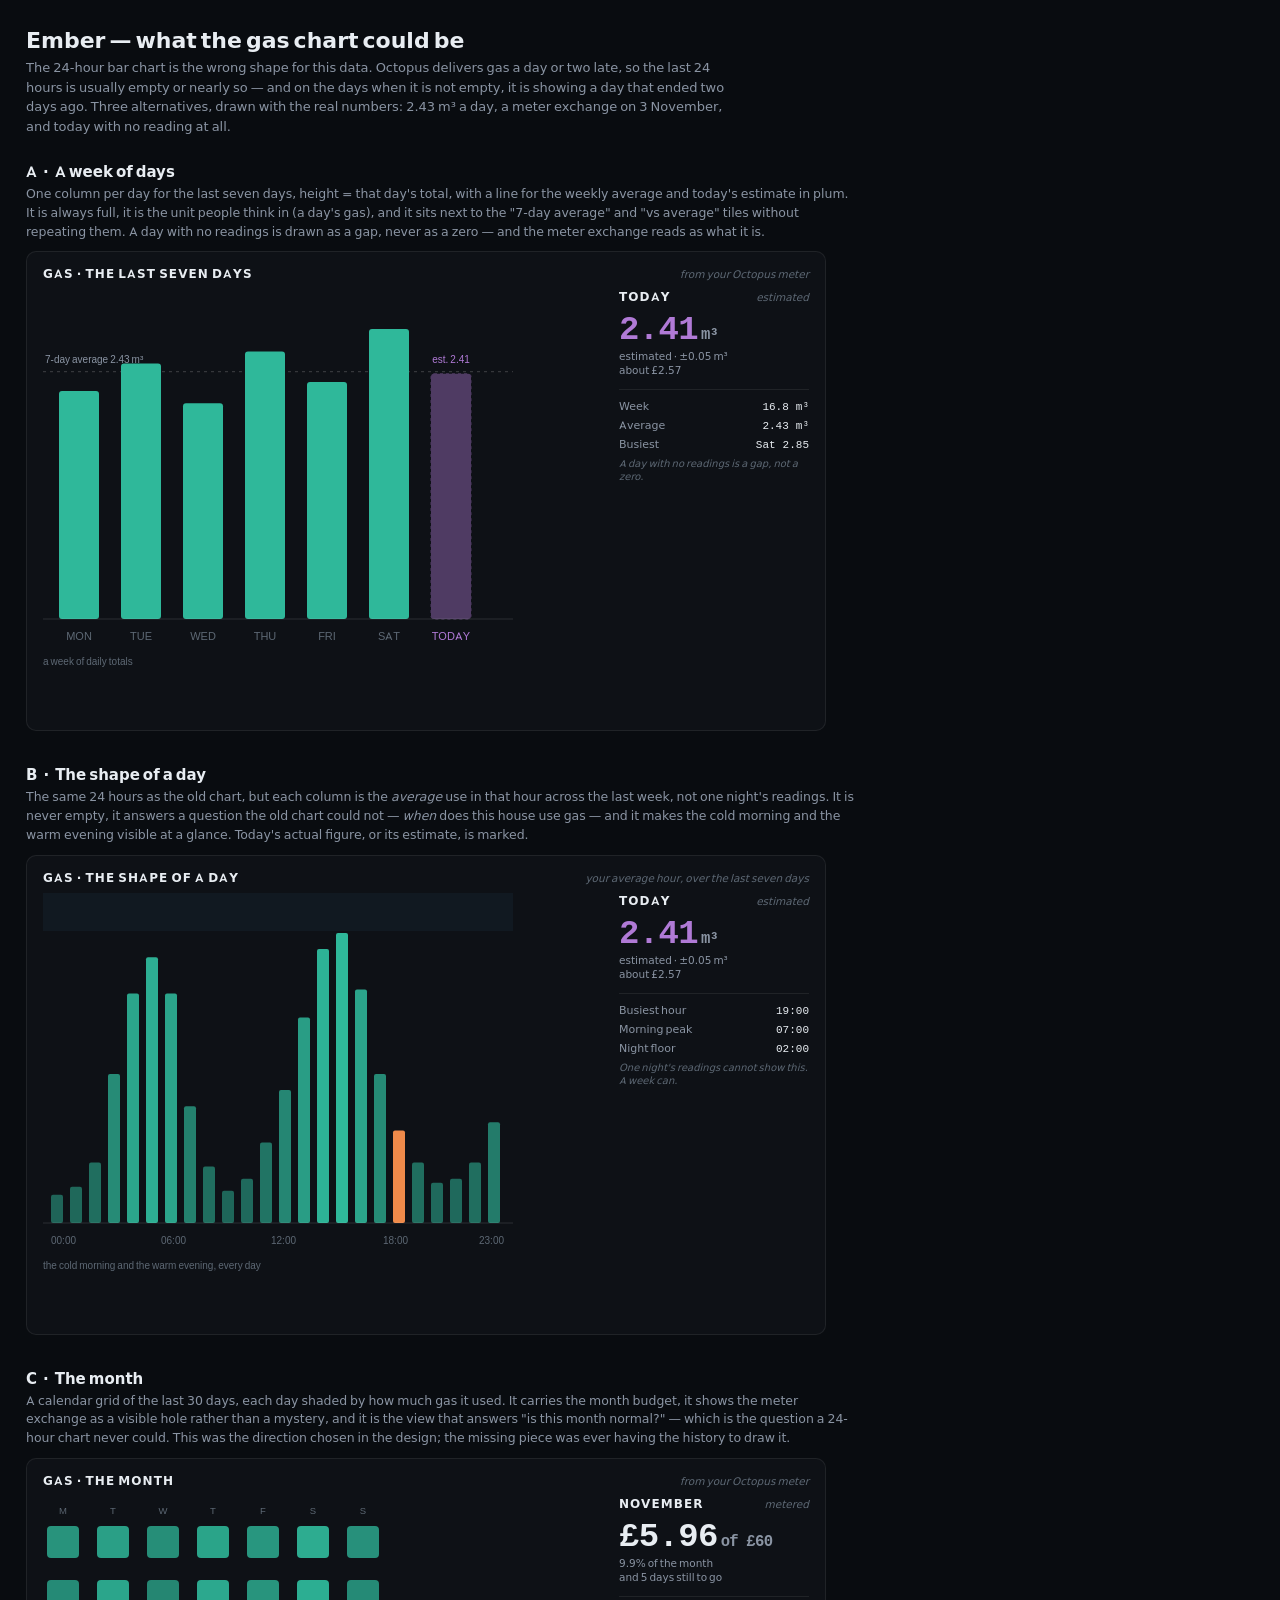
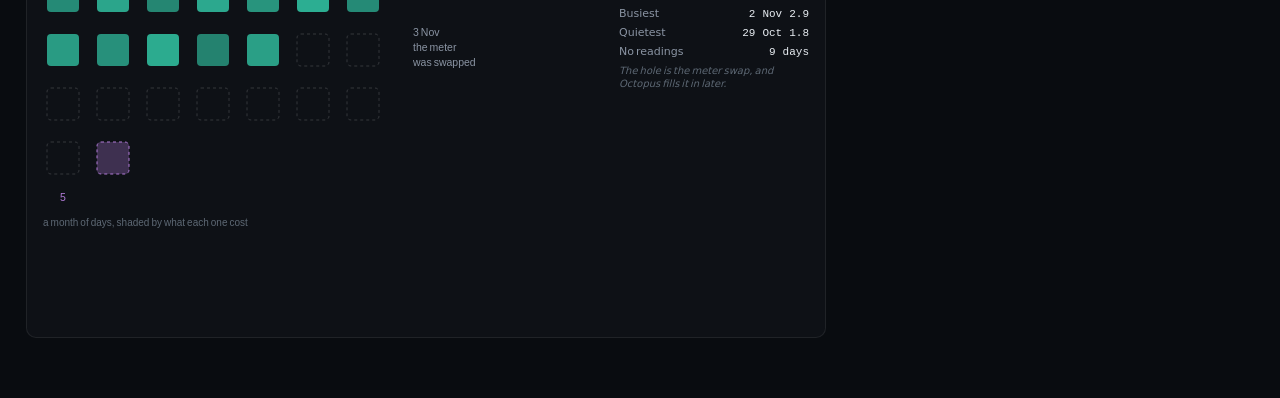
<file: design/gas-chart-options.html>
<!DOCTYPE html>
<html lang="en">
<head>
<meta charset="utf-8">
<title>Ember — what the gas chart could be</title>
<style>
  @font-face { font-family: 'Outfit'; src: url('../ember/web/fonts/outfit-100_900.woff2') format('woff2'); font-weight: 100 900; }
  @font-face { font-family: 'JetBrains Mono'; src: url('../ember/web/fonts/jetbrains-mono-100_800.woff2') format('woff2'); font-weight: 100 800; }
  :root {
    --bg: #0e1116; --panel: #151a21; --panel-2: #1a2029; --line: rgba(255,255,255,.075);
    --ink: #e8edf2; --dim: #8a94a3; --dimmer: #5d6874;
    --ember: #ef8a4a; --ember-soft: rgba(239,138,74,.15);
    --teal: #2fb89a; --teal-soft: rgba(47,184,154,.14);
    --ice: #5aa9e6; --ice-soft: rgba(90,169,230,.14);
    --plum: #b07ad6; --plum-soft: rgba(176,122,214,.14);
    --sans: 'Outfit', system-ui, sans-serif;
    --mono: 'JetBrains Mono', ui-monospace, monospace;
  }
  body { margin: 0; background: #090c10; color: var(--ink); font-family: var(--sans); padding: 26px; }
  h1 { font-size: 22px; margin: 0 0 4px; font-weight: 600; }
  .intro { color: var(--dim); font-size: 13px; margin: 0 0 26px; max-width: 78ch; line-height: 1.5; }
  .opt { margin-bottom: 34px; }
  .opt h2 { font-size: 15px; margin: 0 0 3px; font-weight: 600; }
  .opt .why { color: var(--dim); font-size: 12.5px; margin: 0 0 11px; max-width: 92ch; line-height: 1.5; }
  .panel {
    width: 800px; height: 480px; background: var(--bg); border-radius: 10px;
    padding: 14px 16px; box-sizing: border-box; overflow: hidden;
    border: 1px solid var(--line);
  }
  .p-h { display: flex; align-items: baseline; justify-content: space-between; margin-bottom: 8px; }
  .p-h h4 { margin: 0; font-size: 12px; letter-spacing: .09em; text-transform: uppercase; font-weight: 600; }
  .src { color: var(--dimmer); font-size: 10.5px; font-style: italic; }
  .kpi { font-family: var(--mono); font-weight: 600; letter-spacing: -.02em; line-height: 1; }
  .mono { font-family: var(--mono); }
  .dim { color: var(--dim); } .dimmer { color: var(--dimmer); }
  .plum { color: var(--plum); } .teal { color: var(--teal); } .ember { color: var(--ember); }
  .tabs { display: flex; gap: 4px; }
  .tabs span { font-size: 10px; letter-spacing: .08em; padding: 3px 7px; border-radius: 4px; color: var(--dimmer); }
  .tabs .on { background: var(--panel-2); color: var(--ink); }
  .foot { color: var(--dimmer); font-size: 10px; margin-top: 6px; font-style: italic; }
  .legend { display: flex; gap: 14px; font-size: 10px; color: var(--dim); margin-top: 4px; }
  .legend i { display: inline-block; width: 8px; height: 8px; border-radius: 2px; margin-right: 5px; vertical-align: -1px; }
</style>
</head>
<body>

<h1>Ember — what the gas chart could be</h1>
<p class="intro">
  The 24-hour bar chart is the wrong shape for this data. Octopus delivers gas a day or two late,
  so the last 24 hours is usually empty or nearly so — and on the days when it is not empty, it is
  showing a day that ended two days ago. Three alternatives, drawn with the real numbers:
  2.43 m³ a day, a meter exchange on 3 November, and today with no reading at all.
</p>

<!-- ============================ A ============================ -->
<div class="opt" id="optA">
  <h2>A &nbsp;·&nbsp; A week of days</h2>
  <p class="why">
    One column per day for the last seven days, height = that day's total, with a line for the
    weekly average and today's estimate in plum. It is always full, it is the unit people think in
    (a day's gas), and it sits next to the "7-day average" and "vs average" tiles without
    repeating them. A day with no readings is drawn as a gap, never as a zero — and the meter
    exchange reads as what it is.
  </p>
  <div class="panel">
    <div class="p-h">
      <h4>Gas &middot; the last seven days</h4>
      <span class="src">from your Octopus meter</span>
    </div>
    <div style="display:flex;gap:14px">
      <div style="flex:1">
        <svg width="470" height="380" viewBox="0 0 470 380">
          <line x1="0" y1="82.7" x2="470" y2="82.7" stroke="rgba(255,255,255,.20)" stroke-dasharray="3 4"/>
          <text x="2" y="73.7" fill="#8a94a3" font-family="Outfit,sans-serif" font-size="10">7-day average 2.43 m³</text>
          <rect x="16" y="102.1" width="40" height="227.9" rx="3" fill="#2fb89a"/>
          <text x="36" y="351" fill="#5d6874" font-family="Outfit,sans-serif" font-size="11" text-anchor="middle">MON</text>
          <rect x="78" y="74.6" width="40" height="255.4" rx="3" fill="#2fb89a"/>
          <text x="98" y="351" fill="#5d6874" font-family="Outfit,sans-serif" font-size="11" text-anchor="middle">TUE</text>
          <rect x="140" y="114.3" width="40" height="215.7" rx="3" fill="#2fb89a"/>
          <text x="160" y="351" fill="#5d6874" font-family="Outfit,sans-serif" font-size="11" text-anchor="middle">WED</text>
          <rect x="202" y="62.4" width="40" height="267.6" rx="3" fill="#2fb89a"/>
          <text x="222" y="351" fill="#5d6874" font-family="Outfit,sans-serif" font-size="11" text-anchor="middle">THU</text>
          <rect x="264" y="92.9" width="40" height="237.1" rx="3" fill="#2fb89a"/>
          <text x="284" y="351" fill="#5d6874" font-family="Outfit,sans-serif" font-size="11" text-anchor="middle">FRI</text>
          <rect x="326" y="40.0" width="40" height="290.0" rx="3" fill="#2fb89a"/>
          <text x="346" y="351" fill="#5d6874" font-family="Outfit,sans-serif" font-size="11" text-anchor="middle">SAT</text>
          <rect x="388" y="84.8" width="40" height="245.2" rx="3" fill="#b07ad6" opacity=".40" stroke="#b07ad6" stroke-dasharray="3 3"/>
          <text x="408" y="73.8" fill="#b07ad6" font-family="Outfit,sans-serif" font-size="10" text-anchor="middle">est. 2.41</text>
          <text x="408" y="351" fill="#b07ad6" font-family="Outfit,sans-serif" font-size="11" text-anchor="middle">TODAY</text>
          <line x1="0" y1="330" x2="470" y2="330" stroke="rgba(255,255,255,.12)"/>
          <text x="0" y="376" fill="#5d6874" font-family="Outfit,sans-serif" font-size="10">a week of daily totals</text>
        </svg>
      </div>
      <div style="width:190px">
        <div class="p-h" style="margin-bottom:6px"><h4>Today</h4><span class="src">estimated</span></div>
        <div class="kpi plum" style="font-size:34px">2.41<span class="u" style="font-size:.46em;color:#8a94a3;margin-left:3px">m³</span></div>
        <div class="dim" style="font-size:10.5px;margin-top:5px">estimated &middot; &plusmn;0.05 m³<br>about &pound;2.57</div>
        <div style="margin-top:12px;border-top:1px solid var(--line);padding-top:9px">
          <div style="display:flex;justify-content:space-between;font-size:11px"><span class="dim">Week</span><span class="mono">16.8 m³</span></div>
          <div style="display:flex;justify-content:space-between;font-size:11px;margin-top:5px"><span class="dim">Average</span><span class="mono">2.43 m³</span></div>
          <div style="display:flex;justify-content:space-between;font-size:11px;margin-top:5px"><span class="dim">Busiest</span><span class="mono">Sat 2.85</span></div>
        </div>
        <div class="foot">A day with no readings is a gap, not a zero.</div>
      </div>
    </div>
  </div>
</div>

<!-- ============================ B ============================ -->
<div class="opt" id="optB">
  <h2>B &nbsp;·&nbsp; The shape of a day</h2>
  <p class="why">
    The same 24 hours as the old chart, but each column is the <i>average</i> use in that hour
    across the last week, not one night's readings. It is never empty, it answers a question the
    old chart could not — <i>when</i> does this house use gas — and it makes the cold morning and
    the warm evening visible at a glance. Today's actual figure, or its estimate, is marked.
  </p>
  <div class="panel">
    <div class="p-h">
      <h4>Gas &middot; the shape of a day</h4>
      <span class="src">your average hour, over the last seven days</span>
    </div>
    <div style="display:flex;gap:14px">
      <div style="flex:1">
        <svg width="470" height="380" viewBox="0 0 470 380">
          <rect x="0" y="0" width="470" height="38" fill="rgba(90,169,230,.05)"/>
          <rect x="8" y="301.8" width="12" height="28.2" rx="2" fill="#2fb89a" opacity="0.50"/>
          <rect x="27" y="293.8" width="12" height="36.2" rx="2" fill="#2fb89a" opacity="0.52"/>
          <rect x="46" y="269.6" width="12" height="60.4" rx="2" fill="#2fb89a" opacity="0.56"/>
          <rect x="65" y="181.0" width="12" height="149.0" rx="2" fill="#2fb89a" opacity="0.73"/>
          <rect x="84" y="100.4" width="12" height="229.6" rx="2" fill="#2fb89a" opacity="0.89"/>
          <rect x="103" y="64.2" width="12" height="265.8" rx="2" fill="#2fb89a" opacity="0.95"/>
          <rect x="122" y="100.4" width="12" height="229.6" rx="2" fill="#2fb89a" opacity="0.89"/>
          <rect x="141" y="213.2" width="12" height="116.8" rx="2" fill="#2fb89a" opacity="0.67"/>
          <rect x="160" y="273.6" width="12" height="56.4" rx="2" fill="#2fb89a" opacity="0.56"/>
          <rect x="179" y="297.8" width="12" height="32.2" rx="2" fill="#2fb89a" opacity="0.51"/>
          <rect x="198" y="285.7" width="12" height="44.3" rx="2" fill="#2fb89a" opacity="0.53"/>
          <rect x="217" y="249.4" width="12" height="80.6" rx="2" fill="#2fb89a" opacity="0.60"/>
          <rect x="236" y="197.1" width="12" height="132.9" rx="2" fill="#2fb89a" opacity="0.70"/>
          <rect x="255" y="124.6" width="12" height="205.4" rx="2" fill="#2fb89a" opacity="0.84"/>
          <rect x="274" y="56.1" width="12" height="273.9" rx="2" fill="#2fb89a" opacity="0.97"/>
          <rect x="293" y="40.0" width="12" height="290.0" rx="2" fill="#2fb89a" opacity="1.00"/>
          <rect x="312" y="96.4" width="12" height="233.6" rx="2" fill="#2fb89a" opacity="0.89"/>
          <rect x="331" y="181.0" width="12" height="149.0" rx="2" fill="#2fb89a" opacity="0.73"/>
          <rect x="350" y="237.4" width="12" height="92.6" rx="2" fill="#ef8a4a"/>
          <rect x="369" y="269.6" width="12" height="60.4" rx="2" fill="#2fb89a" opacity="0.56"/>
          <rect x="388" y="289.7" width="12" height="40.3" rx="2" fill="#2fb89a" opacity="0.53"/>
          <rect x="407" y="285.7" width="12" height="44.3" rx="2" fill="#2fb89a" opacity="0.53"/>
          <rect x="426" y="269.6" width="12" height="60.4" rx="2" fill="#2fb89a" opacity="0.56"/>
          <rect x="445" y="229.3" width="12" height="100.7" rx="2" fill="#2fb89a" opacity="0.64"/>
          <line x1="0" y1="330" x2="470" y2="330" stroke="rgba(255,255,255,.12)"/>
          <text x="8" y="351" fill="#5d6874" font-family="Outfit,sans-serif" font-size="10">00:00</text>
          <text x="118" y="351" fill="#5d6874" font-family="Outfit,sans-serif" font-size="10">06:00</text>
          <text x="228" y="351" fill="#5d6874" font-family="Outfit,sans-serif" font-size="10">12:00</text>
          <text x="340" y="351" fill="#5d6874" font-family="Outfit,sans-serif" font-size="10">18:00</text>
          <text x="436" y="351" fill="#5d6874" font-family="Outfit,sans-serif" font-size="10">23:00</text>
          <text x="0" y="376" fill="#5d6874" font-family="Outfit,sans-serif" font-size="10">the cold morning and the warm evening, every day</text>
        </svg>
      </div>
      <div style="width:190px">
        <div class="p-h" style="margin-bottom:6px"><h4>Today</h4><span class="src">estimated</span></div>
        <div class="kpi plum" style="font-size:34px">2.41<span class="u" style="font-size:.46em;color:#8a94a3;margin-left:3px">m³</span></div>
        <div class="dim" style="font-size:10.5px;margin-top:5px">estimated &middot; &plusmn;0.05 m³<br>about &pound;2.57</div>
        <div style="margin-top:12px;border-top:1px solid var(--line);padding-top:9px">
          <div style="display:flex;justify-content:space-between;font-size:11px"><span class="dim">Busiest hour</span><span class="mono">19:00</span></div>
          <div style="display:flex;justify-content:space-between;font-size:11px;margin-top:5px"><span class="dim">Morning peak</span><span class="mono">07:00</span></div>
          <div style="display:flex;justify-content:space-between;font-size:11px;margin-top:5px"><span class="dim">Night floor</span><span class="mono">02:00</span></div>
        </div>
        <div class="foot">One night's readings cannot show this. A week can.</div>
      </div>
    </div>
  </div>
</div>

<!-- ============================ C ============================ -->
<div class="opt" id="optC">
  <h2>C &nbsp;·&nbsp; The month</h2>
  <p class="why">
    A calendar grid of the last 30 days, each day shaded by how much gas it used. It carries the
    month budget, it shows the meter exchange as a visible hole rather than a mystery, and it is
    the view that answers "is this month normal?" — which is the question a 24-hour chart never
    could. This was the direction chosen in the design; the missing piece was ever having the
    history to draw it.
  </p>
  <div class="panel">
    <div class="p-h">
      <h4>Gas &middot; the month</h4>
      <span class="src">from your Octopus meter</span>
    </div>
    <div style="display:flex;gap:14px">
      <div style="flex:1">
        <svg width="470" height="380" viewBox="0 0 470 380">
          <rect x="4" y="30" width="32" height="32" rx="4" fill="#2fb89a" fill-opacity="0.78"/>
          <rect x="54" y="30" width="32" height="32" rx="4" fill="#2fb89a" fill-opacity="0.85"/>
          <rect x="104" y="30" width="32" height="32" rx="4" fill="#2fb89a" fill-opacity="0.75"/>
          <rect x="154" y="30" width="32" height="32" rx="4" fill="#2fb89a" fill-opacity="0.88"/>
          <rect x="204" y="30" width="32" height="32" rx="4" fill="#2fb89a" fill-opacity="0.80"/>
          <rect x="254" y="30" width="32" height="32" rx="4" fill="#2fb89a" fill-opacity="0.93"/>
          <rect x="304" y="30" width="32" height="32" rx="4" fill="#2fb89a" fill-opacity="0.77"/>
          <rect x="4" y="84" width="32" height="32" rx="4" fill="#2fb89a" fill-opacity="0.73"/>
          <rect x="54" y="84" width="32" height="32" rx="4" fill="#2fb89a" fill-opacity="0.89"/>
          <rect x="104" y="84" width="32" height="32" rx="4" fill="#2fb89a" fill-opacity="0.70"/>
          <rect x="154" y="84" width="32" height="32" rx="4" fill="#2fb89a" fill-opacity="0.91"/>
          <rect x="204" y="84" width="32" height="32" rx="4" fill="#2fb89a" fill-opacity="0.79"/>
          <rect x="254" y="84" width="32" height="32" rx="4" fill="#2fb89a" fill-opacity="0.94"/>
          <rect x="304" y="84" width="32" height="32" rx="4" fill="#2fb89a" fill-opacity="0.73"/>
          <rect x="4" y="138" width="32" height="32" rx="4" fill="#2fb89a" fill-opacity="0.83"/>
          <rect x="54" y="138" width="32" height="32" rx="4" fill="#2fb89a" fill-opacity="0.77"/>
          <rect x="104" y="138" width="32" height="32" rx="4" fill="#2fb89a" fill-opacity="0.92"/>
          <rect x="154" y="138" width="32" height="32" rx="4" fill="#2fb89a" fill-opacity="0.68"/>
          <rect x="204" y="138" width="32" height="32" rx="4" fill="#2fb89a" fill-opacity="0.85"/>
          <rect x="254" y="138" width="32" height="32" rx="4" fill="none" stroke="rgba(255,255,255,.16)" stroke-dasharray="3 3"/>
          <rect x="304" y="138" width="32" height="32" rx="4" fill="none" stroke="rgba(255,255,255,.16)" stroke-dasharray="3 3"/>
          <rect x="4" y="192" width="32" height="32" rx="4" fill="none" stroke="rgba(255,255,255,.16)" stroke-dasharray="3 3"/>
          <rect x="54" y="192" width="32" height="32" rx="4" fill="none" stroke="rgba(255,255,255,.16)" stroke-dasharray="3 3"/>
          <rect x="104" y="192" width="32" height="32" rx="4" fill="none" stroke="rgba(255,255,255,.16)" stroke-dasharray="3 3"/>
          <rect x="154" y="192" width="32" height="32" rx="4" fill="none" stroke="rgba(255,255,255,.16)" stroke-dasharray="3 3"/>
          <rect x="204" y="192" width="32" height="32" rx="4" fill="none" stroke="rgba(255,255,255,.16)" stroke-dasharray="3 3"/>
          <rect x="254" y="192" width="32" height="32" rx="4" fill="none" stroke="rgba(255,255,255,.16)" stroke-dasharray="3 3"/>
          <rect x="304" y="192" width="32" height="32" rx="4" fill="none" stroke="rgba(255,255,255,.16)" stroke-dasharray="3 3"/>
          <rect x="4" y="246" width="32" height="32" rx="4" fill="none" stroke="rgba(255,255,255,.16)" stroke-dasharray="3 3"/>
          <rect x="54" y="246" width="32" height="32" rx="4" fill="#b07ad6" fill-opacity=".30" stroke="#b07ad6" stroke-dasharray="3 3"/>
          <text x="20" y="18" fill="#5d6874" font-family="Outfit,sans-serif" font-size="9.5" text-anchor="middle">M</text>
          <text x="70" y="18" fill="#5d6874" font-family="Outfit,sans-serif" font-size="9.5" text-anchor="middle">T</text>
          <text x="120" y="18" fill="#5d6874" font-family="Outfit,sans-serif" font-size="9.5" text-anchor="middle">W</text>
          <text x="170" y="18" fill="#5d6874" font-family="Outfit,sans-serif" font-size="9.5" text-anchor="middle">T</text>
          <text x="220" y="18" fill="#5d6874" font-family="Outfit,sans-serif" font-size="9.5" text-anchor="middle">F</text>
          <text x="270" y="18" fill="#5d6874" font-family="Outfit,sans-serif" font-size="9.5" text-anchor="middle">S</text>
          <text x="320" y="18" fill="#5d6874" font-family="Outfit,sans-serif" font-size="9.5" text-anchor="middle">S</text>
          <text x="20" y="305" fill="#b07ad6" font-family="Outfit,sans-serif" font-size="10.5" text-anchor="middle">5</text>
          <text x="370" y="140" fill="#8a94a3" font-family="Outfit,sans-serif" font-size="10.5">3 Nov</text>
          <text x="370" y="155" fill="#8a94a3" font-family="Outfit,sans-serif" font-size="10.5">the meter</text>
          <text x="370" y="170" fill="#8a94a3" font-family="Outfit,sans-serif" font-size="10.5">was swapped</text>
          <text x="0" y="330" fill="#5d6874" font-family="Outfit,sans-serif" font-size="10">a month of days, shaded by what each one cost</text>
        </svg>
      </div>
      <div style="width:190px">
        <div class="p-h" style="margin-bottom:6px"><h4>November</h4><span class="src">metered</span></div>
        <div class="kpi" style="font-size:34px;color:#e8edf2">&pound;5.96<span class="u" style="font-size:.46em;color:#8a94a3;margin-left:3px">of &pound;60</span></div>
        <div class="dim" style="font-size:10.5px;margin-top:5px">9.9% of the month<br>and 5 days still to go</div>
        <div style="margin-top:12px;border-top:1px solid var(--line);padding-top:9px">
          <div style="display:flex;justify-content:space-between;font-size:11px"><span class="dim">Busiest</span><span class="mono">2 Nov 2.9</span></div>
          <div style="display:flex;justify-content:space-between;font-size:11px;margin-top:5px"><span class="dim">Quietest</span><span class="mono">29 Oct 1.8</span></div>
          <div style="display:flex;justify-content:space-between;font-size:11px;margin-top:5px"><span class="dim">No readings</span><span class="mono">9 days</span></div>
        </div>
        <div class="foot">The hole is the meter swap, and Octopus fills it in later.</div>
      </div>
    </div>
  </div>
</div>

</body>
</html>
</file>
